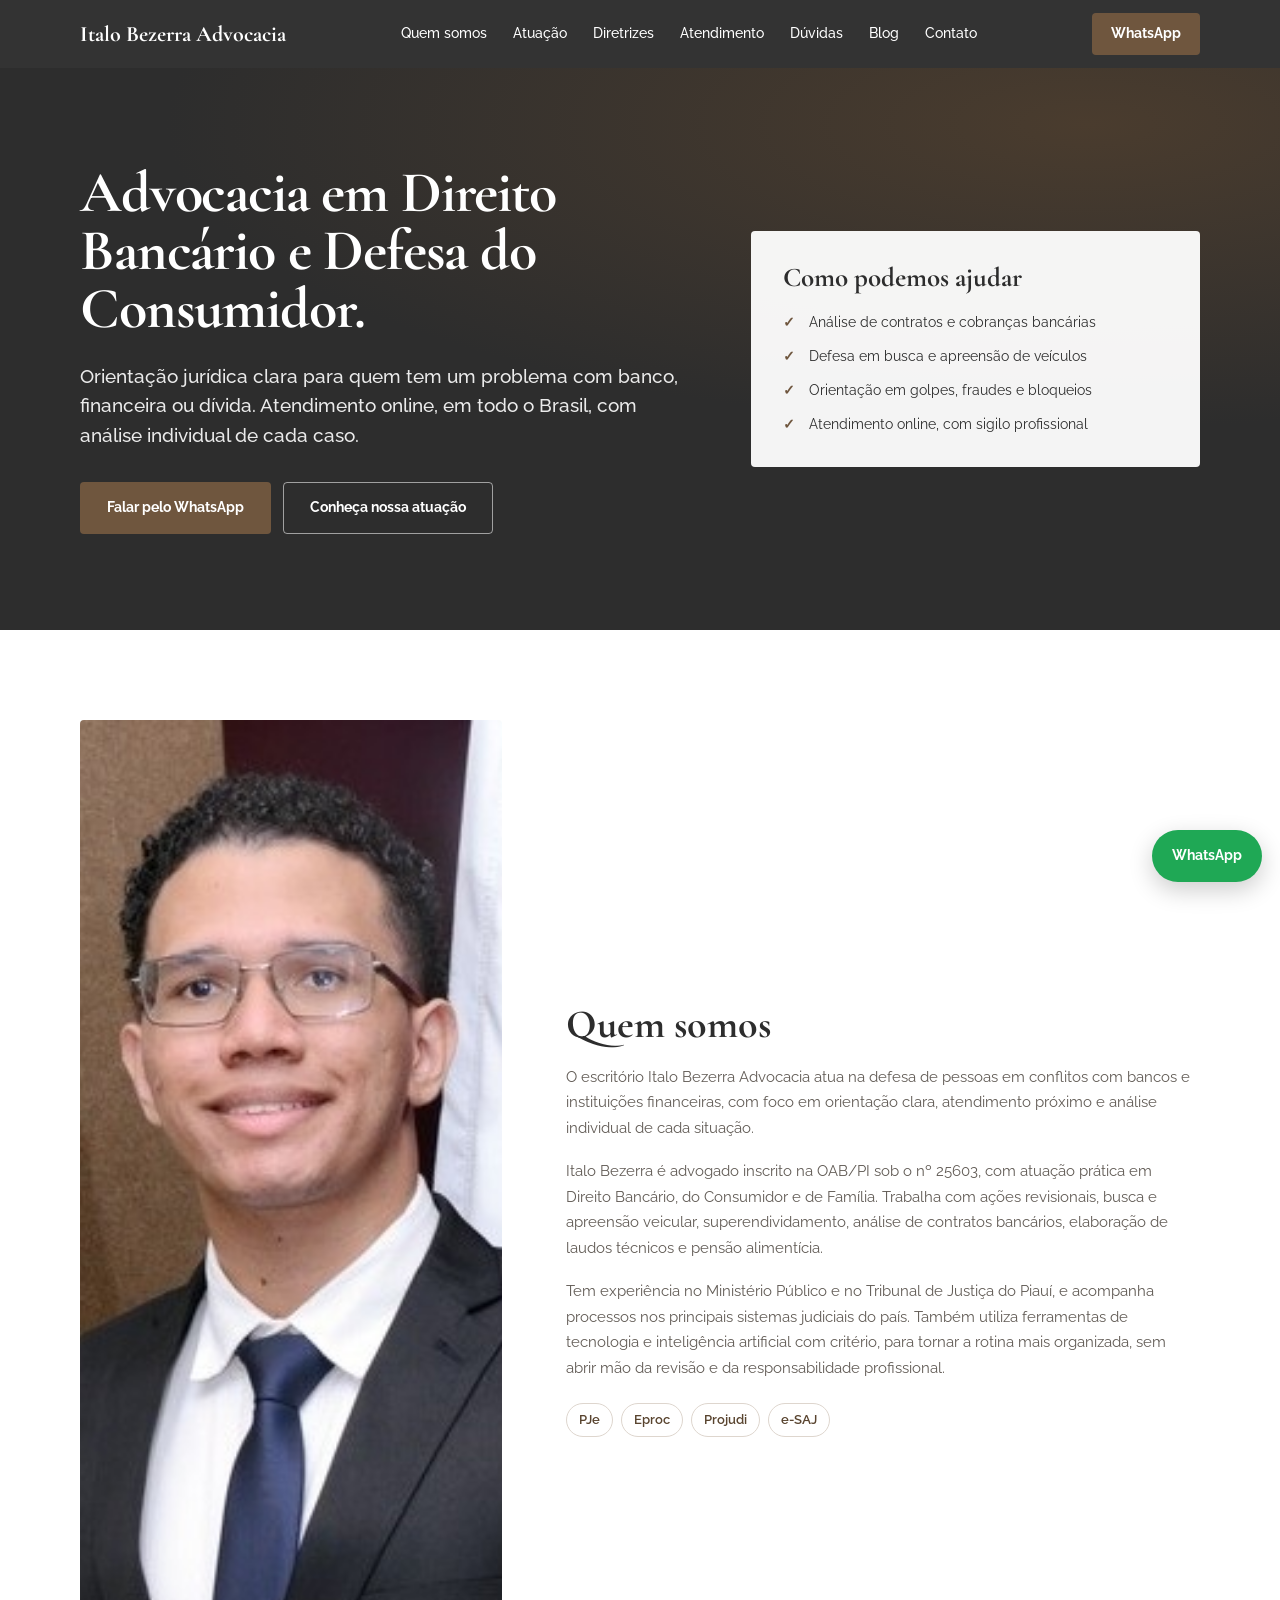
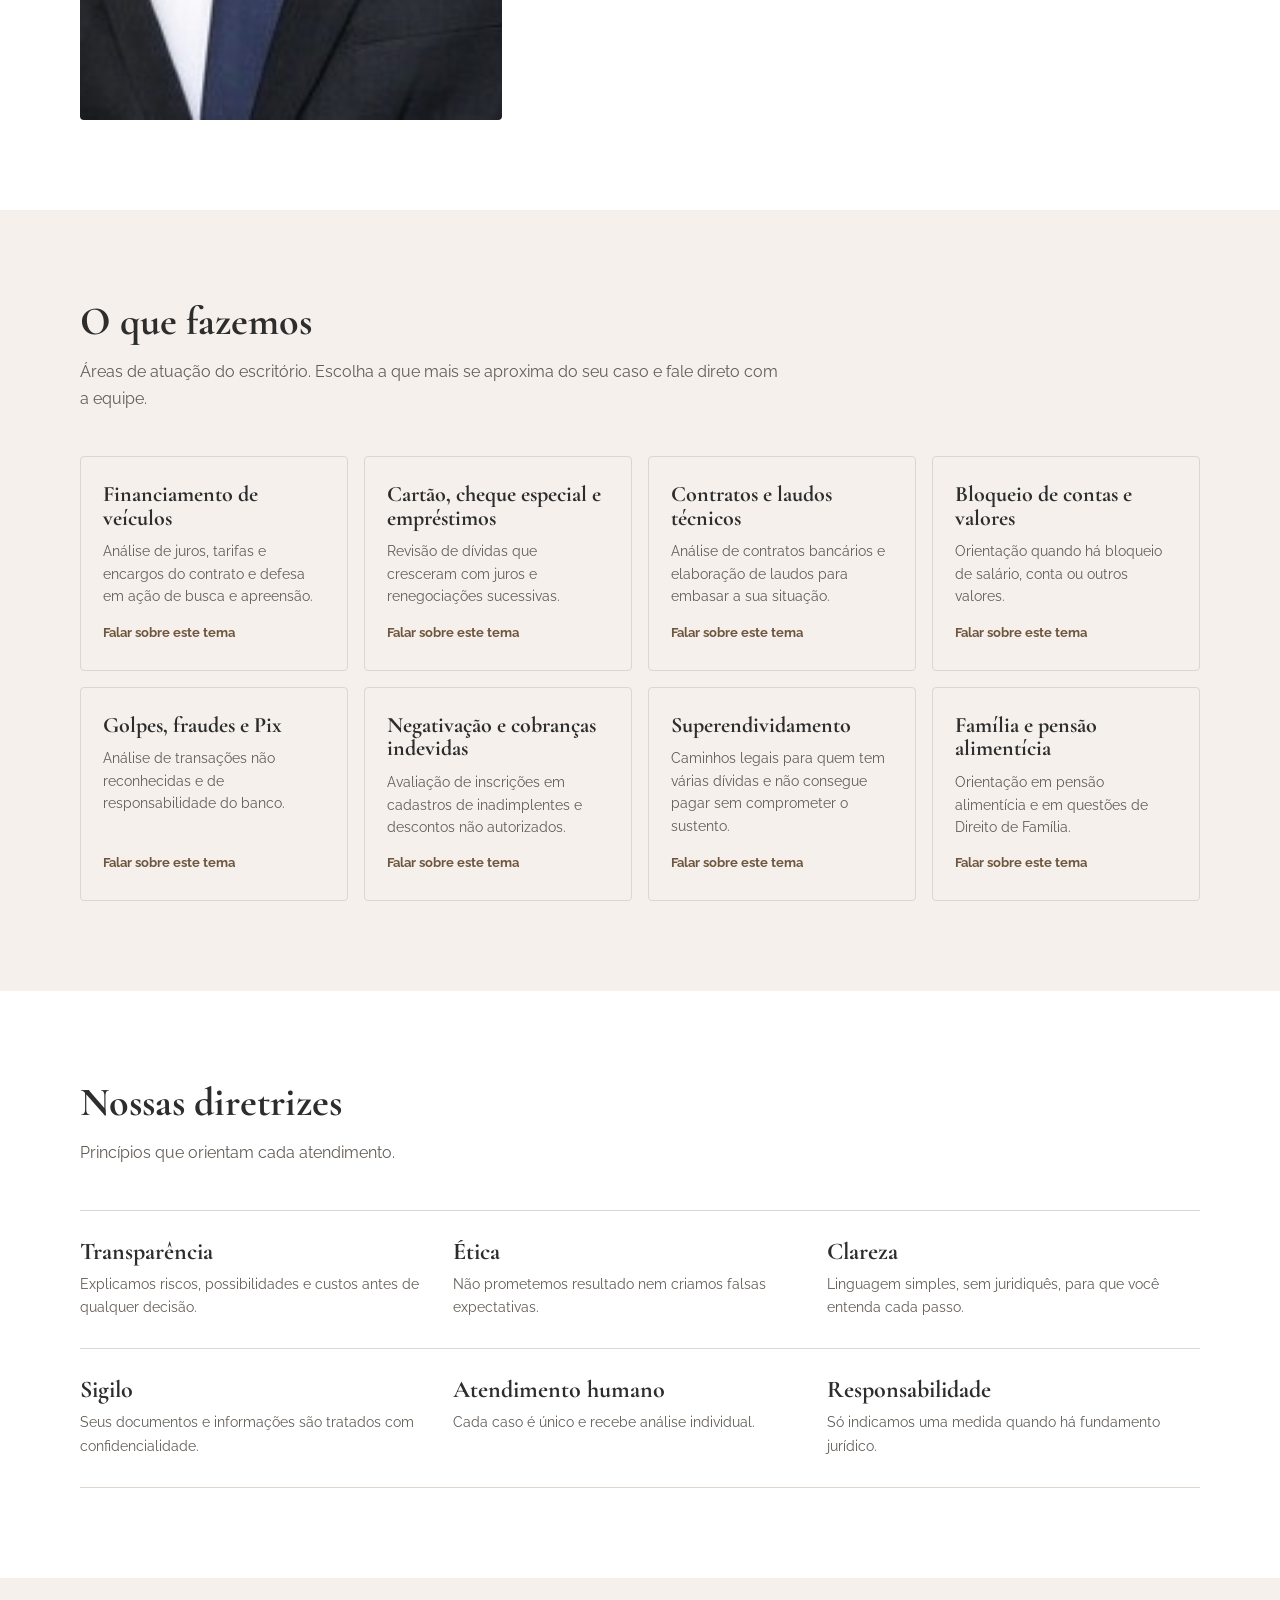
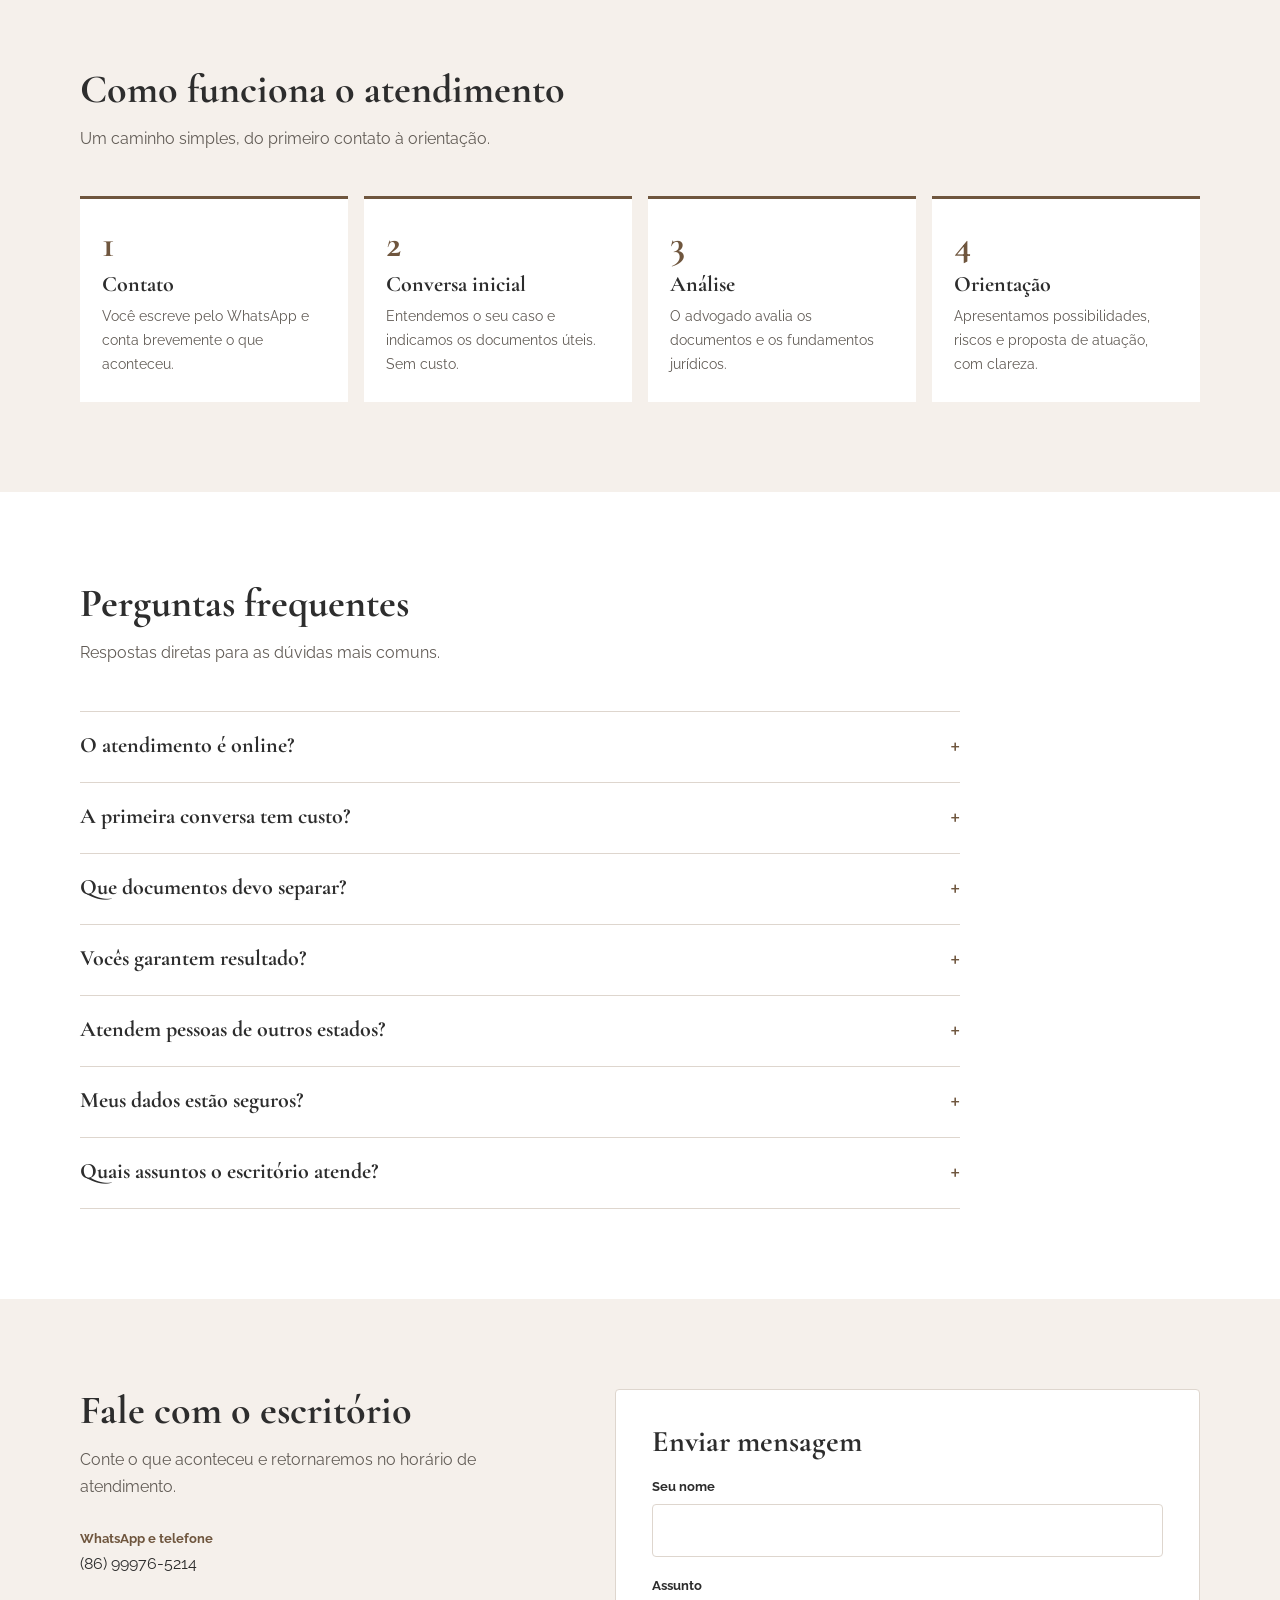
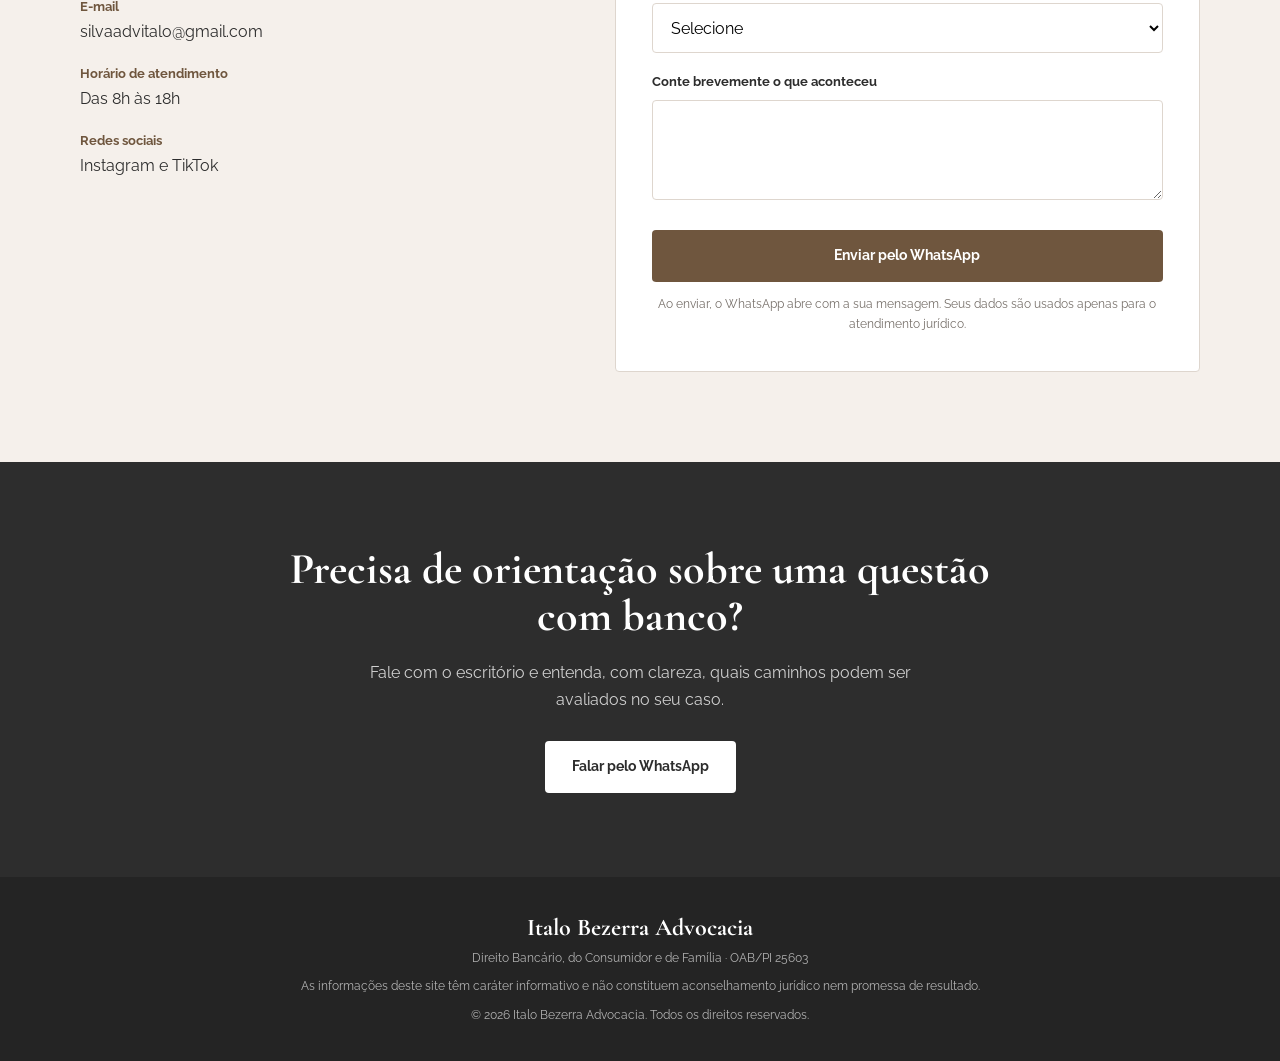
<file: index.html>
<!DOCTYPE html>
<html lang="pt-BR">
<head>
<meta charset="UTF-8">
<meta name="viewport" content="width=device-width, initial-scale=1.0, viewport-fit=cover">
<meta name="theme-color" content="#2D2D2D">
<title>Italo Bezerra Advocacia | Direito Bancário e do Consumidor</title>
<meta name="description" content="Advocacia em Direito Bancário, do Consumidor e de Família. Atendimento online em todo o Brasil, com orientação clara e análise individual de cada caso.">
<meta property="og:title" content="Italo Bezerra Advocacia">
<meta property="og:description" content="Direito Bancário, do Consumidor e de Família. Atendimento online em todo o Brasil.">
<meta property="og:type" content="website">
<link rel="preconnect" href="https://fonts.googleapis.com">
<link rel="preconnect" href="https://fonts.gstatic.com" crossorigin>
<link href="https://fonts.googleapis.com/css2?family=Cormorant+Garamond:wght@700;900&family=Raleway:wght@400;500;600;700&display=swap" rel="stylesheet">
<script>
(function(w,d,s,l,i){w[l]=w[l]||[];w[l].push({'gtm.start':new Date().getTime(),event:'gtm.js'});var f=d.getElementsByTagName(s)[0],j=d.createElement(s),dl=l!='dataLayer'?'&l='+l:'';j.async=true;j.src='https://www.googletagmanager.com/gtm.js?id='+i+dl;f.parentNode.insertBefore(j,f);})(window,document,'script','dataLayer','GTM-WGFQX7LF');
</script>
<script type="application/ld+json">
{"@context":"https://schema.org","@type":"LegalService","name":"Italo Bezerra Advocacia","email":"silvaadvitalo@gmail.com","telephone":"+55-86-99976-5214","openingHours":"08:00-18:00","areaServed":"BR","sameAs":["https://www.instagram.com/italobezerraadvogado/","https://www.tiktok.com/@italobezerra.advogado"]}
</script>
<style>
:root{--p:#2D2D2D;--s:#6F563E;--bg:#F5F0EB;--w:#fff;--t:#625C56;--b:#DED6CE;--d:#59442F;--h:"Cormorant Garamond",Georgia,serif;--body:"Raleway",Arial,sans-serif;--c:min(1120px,calc(100% - 40px))}
*{box-sizing:border-box;margin:0;padding:0}
html{scroll-behavior:smooth;scroll-padding-top:76px}
body{background:var(--bg);color:var(--p);font:400 16px/1.7 var(--body);-webkit-font-smoothing:antialiased}
img{max-width:100%;display:block}a{color:inherit;text-decoration:none}
button,input,select,textarea{font:inherit}
:focus-visible{outline:3px solid var(--s);outline-offset:2px}
.c{width:var(--c);margin:0 auto}
.sec{padding:90px 0}
.alt{background:var(--w)}
h1,h2,h3{font-family:var(--h);font-weight:700;line-height:1.08;color:var(--p)}
h2{font-size:40px}
.lead{max-width:700px;margin:14px 0 44px;color:var(--t)}
.btn{display:inline-flex;align-items:center;justify-content:center;min-height:52px;padding:13px 26px;border:1px solid transparent;border-radius:4px;font-size:14px;font-weight:700;transition:transform .2s,background .2s}
.btn:hover{transform:translateY(-2px)}
.bp{background:var(--s);color:#fff}.bp:hover{background:var(--d)}
.bo{border-color:rgba(255,255,255,.55);color:#fff}.bo:hover{background:rgba(255,255,255,.12)}
.bl{background:#fff;color:var(--p)}

/* menu */
.nav{position:sticky;top:0;z-index:40;background:rgba(45,45,45,.97);color:#fff}
.nav .c{display:flex;align-items:center;justify-content:space-between;min-height:68px;gap:20px}
.logo{font:700 22px var(--h);white-space:nowrap}
.nav ul{display:flex;gap:26px;list-style:none;font-size:14px;font-weight:500}
.nav ul a:hover{color:#D8C5B2}
.nav .btn{min-height:42px;padding:8px 18px}

/* hero */
.hero{background:radial-gradient(120% 90% at 85% 10%,#4a3c2e 0%,var(--p) 60%);color:#fff;padding:96px 0}
.hero .c{display:grid;grid-template-columns:1.15fr .85fr;gap:64px;align-items:center}
.hero h1{color:#fff;font-size:58px;font-weight:900;line-height:1;letter-spacing:-.02em}
.hero p.sub{max-width:600px;margin-top:24px;font-size:19px;font-weight:500;line-height:1.55;color:rgba(255,255,255,.9)}
.acts{display:flex;flex-wrap:wrap;gap:12px;margin-top:32px}
.card-h{padding:32px;border-radius:4px;background:rgba(255,255,255,.95);color:var(--p)}
.card-h h2{font-size:27px}
.card-h ul{display:grid;gap:13px;margin-top:20px;list-style:none}
.card-h li{position:relative;padding-left:26px;font-size:14px;line-height:1.5}
.card-h li:before{content:"✓";position:absolute;left:0;color:var(--s);font-weight:700}

/* quem somos */
.about{display:grid;grid-template-columns:.8fr 1.2fr;gap:64px;align-items:center}
.about img{width:100%;aspect-ratio:4/5;object-fit:cover;border-radius:4px;background:var(--b)}
.about p{margin-top:18px;color:var(--t);font-size:15px}
.tags{display:flex;flex-wrap:wrap;gap:8px;margin-top:22px}
.tags span{padding:5px 12px;border:1px solid var(--b);border-radius:40px;font-size:13px;font-weight:600;color:var(--d)}

/* áreas */
.grid{display:grid;grid-template-columns:repeat(4,1fr);gap:16px}
.area{display:flex;flex-direction:column;min-height:200px;padding:26px 22px;border:1px solid var(--b);border-radius:4px;background:var(--bg)}
.area h3{font-size:22px}
.area p{margin-top:10px;color:var(--t);font-size:14px;line-height:1.6;flex:1}
.area span{margin-top:14px;color:var(--s);font-size:13px;font-weight:700}
.area:hover span{text-decoration:underline}

/* diretrizes */
.dir{display:grid;grid-template-columns:repeat(3,1fr);gap:0;border-top:1px solid var(--b)}
.dir div{padding:28px 28px 28px 0;border-bottom:1px solid var(--b)}
.dir h3{font-size:24px}
.dir p{margin-top:8px;color:var(--t);font-size:14px}

/* passos */
.steps{display:grid;grid-template-columns:repeat(4,1fr);gap:16px;list-style:none;counter-reset:s}
.steps li{counter-increment:s;padding:26px 22px;border-top:3px solid var(--s);background:var(--w)}
.steps li:before{content:counter(s);display:block;font:900 38px/1 var(--h);color:var(--s)}
.steps h3{margin-top:10px;font-size:22px}
.steps p{margin-top:8px;color:var(--t);font-size:14px}

/* faq */
.faq{max-width:880px;border-top:1px solid var(--b)}
details{border-bottom:1px solid var(--b)}
summary{display:flex;justify-content:space-between;gap:20px;padding:20px 0;cursor:pointer;list-style:none;font:700 22px/1.2 var(--h)}
summary::-webkit-details-marker{display:none}
summary:after{content:"+";color:var(--s);font:400 25px var(--body)}
details[open] summary:after{content:"−"}
details p{padding:0 40px 22px 0;color:var(--t);font-size:15px}

/* contato */
.ct{display:grid;grid-template-columns:.9fr 1.1fr;gap:56px;align-items:start}
.info{display:grid;gap:18px;margin-top:28px;list-style:none}
.info b{display:block;font-size:13px;color:var(--s)}
.info a:hover{text-decoration:underline}
form{padding:36px;border:1px solid var(--b);border-radius:4px;background:var(--w)}
form h3{font-size:30px}
.f{margin-top:18px}
.f label{display:block;margin-bottom:6px;font-size:13px;font-weight:700}
.f input,.f select,.f textarea{width:100%;min-height:50px;padding:12px 14px;border:1px solid var(--b);border-radius:4px;background:#fff;font-size:15px}
.f textarea{min-height:100px;resize:vertical}
form .btn{width:100%;margin-top:22px}
.note{margin-top:12px;font-size:12px;color:#77706A;text-align:center}

/* final + rodapé */
.end{padding:84px 0;background:var(--p);color:#fff;text-align:center}
.end h2{max-width:720px;margin:0 auto;color:#fff;font-size:44px;font-weight:900}
.end p{max-width:600px;margin:18px auto 28px;color:rgba(255,255,255,.78)}
footer{padding:36px 0;background:#242424;color:rgba(255,255,255,.65);text-align:center;font-size:12px}
footer .logo{display:block;margin-bottom:6px;color:#fff;font-size:24px}
footer a{text-decoration:underline}
footer p+p{margin-top:8px;max-width:720px;margin-inline:auto}
.wa{position:fixed;right:18px;bottom:18px;z-index:50;display:flex;align-items:center;min-height:52px;padding:0 20px;border-radius:40px;background:#1FA855;color:#fff;font-size:14px;font-weight:700;box-shadow:0 8px 24px rgba(0,0,0,.2)}

.menu-btn{display:none;align-items:center;min-height:42px;padding:8px 16px;border:1px solid rgba(255,255,255,.4);border-radius:4px;background:transparent;color:#fff;font-size:14px;font-weight:600}
html{-webkit-text-size-adjust:100%}
body{overflow-x:clip}
a,button{-webkit-tap-highlight-color:transparent}
.f input,.f select,.f textarea{font-size:16px}
@media(hover:none){.btn:hover{transform:none}}
@media(max-width:1000px){
.hero .c,.about,.ct{grid-template-columns:1fr;gap:40px}
.grid,.steps{grid-template-columns:repeat(2,1fr)}
.dir{grid-template-columns:1fr 1fr}
.nav ul{display:none}.menu-btn{display:inline-flex}.nav.open ul{display:flex;flex-direction:column;position:absolute;top:100%;left:0;right:0;gap:0;padding:6px 20px 14px;background:#2D2D2D;border-top:1px solid rgba(255,255,255,.12);box-shadow:0 14px 24px rgba(0,0,0,.25)}.nav.open ul a{display:block;padding:14px 0;border-bottom:1px solid rgba(255,255,255,.1);font-size:16px}
.about img{max-width:460px}
}
@media(max-width:620px){
.sec{padding:66px 0}
.hero{padding:64px 0}.hero h1{font-size:41px}.hero p.sub{font-size:17px}
h2{font-size:33px}.end h2{font-size:34px}
.grid,.steps,.dir{grid-template-columns:1fr}
form{padding:26px 20px}
summary{font-size:20px}
.logo{font-size:19px}
.sec{padding:66px 0}
html{scroll-padding-top:64px}
.nav .c{min-height:60px;gap:10px}
.nav .wpp{display:none}
.lead{margin-bottom:32px}
.acts .btn{width:100%}
.card-h{padding:24px}
.area{min-height:0}
.dir div{padding-right:0}
details p{padding-right:0}
summary{padding:18px 0}
.info a{display:inline-block;padding:4px 0}
.end{padding:64px 0}
footer{padding-bottom:96px}
.wa{right:14px;bottom:calc(14px + env(safe-area-inset-bottom,0px));min-height:50px}
}
@media(prefers-reduced-motion:reduce){html{scroll-behavior:auto}*{transition:none!important}}
</style>
</head>
<body>
<noscript><iframe src="https://www.googletagmanager.com/ns.html?id=GTM-WGFQX7LF" height="0" width="0" style="display:none;visibility:hidden" title="Google Tag Manager"></iframe></noscript>

<header class="nav">
  <div class="c">
    <a class="logo" href="#inicio">Italo Bezerra Advocacia</a>
    <nav aria-label="Principal">
      <ul id="menu">
        <li><a href="#quem-somos">Quem somos</a></li>
        <li><a href="#atuacao">Atuação</a></li>
        <li><a href="#diretrizes">Diretrizes</a></li>
        <li><a href="#atendimento">Atendimento</a></li>
        <li><a href="#faq">Dúvidas</a></li>
        <li><a href="https://www.italobezerraadvogado.com.br/blog/">Blog</a></li>
        <li><a href="#contato">Contato</a></li>
      </ul>
    </nav>
    <button class="menu-btn" type="button" aria-controls="menu" aria-expanded="false">Menu</button>
    <a class="btn bp wpp" href="https://wa.me/5586999765214" target="_blank" rel="noopener noreferrer">WhatsApp</a>
  </div>
</header>

<main id="inicio">

<section class="hero">
  <div class="c">
    <div>
      <h1>Advocacia em Direito Bancário e Defesa do Consumidor.</h1>
      <p class="sub">Orientação jurídica clara para quem tem um problema com banco, financeira ou dívida. Atendimento online, em todo o Brasil, com análise individual de cada caso.</p>
      <div class="acts">
        <a class="btn bp wpp" href="https://wa.me/5586999765214" target="_blank" rel="noopener noreferrer">Falar pelo WhatsApp</a>
        <a class="btn bo" href="#atuacao">Conheça nossa atuação</a>
      </div>
    </div>
    <aside class="card-h">
      <h2>Como podemos ajudar</h2>
      <ul>
        <li>Análise de contratos e cobranças bancárias</li>
        <li>Defesa em busca e apreensão de veículos</li>
        <li>Orientação em golpes, fraudes e bloqueios</li>
        <li>Atendimento online, com sigilo profissional</li>
      </ul>
    </aside>
  </div>
</section>

<section class="sec alt" id="quem-somos">
  <div class="c about">
    <img src="./lawyer-hero.jpg" alt="Italo Bezerra, advogado" width="800" height="1000" loading="lazy" decoding="async">
    <div>
      <h2>Quem somos</h2>
      <p>O escritório Italo Bezerra Advocacia atua na defesa de pessoas em conflitos com bancos e instituições financeiras, com foco em orientação clara, atendimento próximo e análise individual de cada situação.</p>
      <p>Italo Bezerra é advogado inscrito na OAB/PI sob o nº 25603, com atuação prática em Direito Bancário, do Consumidor e de Família. Trabalha com ações revisionais, busca e apreensão veicular, superendividamento, análise de contratos bancários, elaboração de laudos técnicos e pensão alimentícia.</p>
      <p>Tem experiência no Ministério Público e no Tribunal de Justiça do Piauí, e acompanha processos nos principais sistemas judiciais do país. Também utiliza ferramentas de tecnologia e inteligência artificial com critério, para tornar a rotina mais organizada, sem abrir mão da revisão e da responsabilidade profissional.</p>
      <div class="tags" aria-label="Sistemas processuais">
        <span>PJe</span><span>Eproc</span><span>Projudi</span><span>e-SAJ</span>
      </div>
    </div>
  </div>
</section>

<section class="sec" id="atuacao">
  <div class="c">
    <h2>O que fazemos</h2>
    <p class="lead">Áreas de atuação do escritório. Escolha a que mais se aproxima do seu caso e fale direto com a equipe.</p>
    <div class="grid">
      <a class="area" href="https://www.italobezerraadvogado.com.br/financiamento/"><h3>Financiamento de veículos</h3><p>Análise de juros, tarifas e encargos do contrato e defesa em ação de busca e apreensão.</p><span>Falar sobre este tema</span></a>
      <a class="area" href="https://wa.me/5586999765214" data-t="cartão de crédito, cheque especial ou empréstimo"><h3>Cartão, cheque especial e empréstimos</h3><p>Revisão de dívidas que cresceram com juros e renegociações sucessivas.</p><span>Falar sobre este tema</span></a>
      <a class="area" href="https://wa.me/5586999765214" data-t="análise de contrato bancário ou laudo técnico"><h3>Contratos e laudos técnicos</h3><p>Análise de contratos bancários e elaboração de laudos para embasar a sua situação.</p><span>Falar sobre este tema</span></a>
      <a class="area" href="https://wa.me/5586999765214" data-t="bloqueio de conta ou de valores"><h3>Bloqueio de contas e valores</h3><p>Orientação quando há bloqueio de salário, conta ou outros valores.</p><span>Falar sobre este tema</span></a>
      <a class="area" href="https://wa.me/5586999765214" data-t="golpe, fraude ou Pix"><h3>Golpes, fraudes e Pix</h3><p>Análise de transações não reconhecidas e de responsabilidade do banco.</p><span>Falar sobre este tema</span></a>
      <a class="area" href="https://wa.me/5586999765214" data-t="negativação ou cobrança indevida"><h3>Negativação e cobranças indevidas</h3><p>Avaliação de inscrições em cadastros de inadimplentes e descontos não autorizados.</p><span>Falar sobre este tema</span></a>
      <a class="area" href="https://wa.me/5586999765214" data-t="superendividamento"><h3>Superendividamento</h3><p>Caminhos legais para quem tem várias dívidas e não consegue pagar sem comprometer o sustento.</p><span>Falar sobre este tema</span></a>
      <a class="area" href="https://wa.me/5586999765214" data-t="pensão alimentícia ou questão de família"><h3>Família e pensão alimentícia</h3><p>Orientação em pensão alimentícia e em questões de Direito de Família.</p><span>Falar sobre este tema</span></a>
    </div>
  </div>
</section>

<section class="sec alt" id="diretrizes">
  <div class="c">
    <h2>Nossas diretrizes</h2>
    <p class="lead">Princípios que orientam cada atendimento.</p>
    <div class="dir">
      <div><h3>Transparência</h3><p>Explicamos riscos, possibilidades e custos antes de qualquer decisão.</p></div>
      <div><h3>Ética</h3><p>Não prometemos resultado nem criamos falsas expectativas.</p></div>
      <div><h3>Clareza</h3><p>Linguagem simples, sem juridiquês, para que você entenda cada passo.</p></div>
      <div><h3>Sigilo</h3><p>Seus documentos e informações são tratados com confidencialidade.</p></div>
      <div><h3>Atendimento humano</h3><p>Cada caso é único e recebe análise individual.</p></div>
      <div><h3>Responsabilidade</h3><p>Só indicamos uma medida quando há fundamento jurídico.</p></div>
    </div>
  </div>
</section>

<section class="sec" id="atendimento">
  <div class="c">
    <h2>Como funciona o atendimento</h2>
    <p class="lead">Um caminho simples, do primeiro contato à orientação.</p>
    <ol class="steps">
      <li><h3>Contato</h3><p>Você escreve pelo WhatsApp e conta brevemente o que aconteceu.</p></li>
      <li><h3>Conversa inicial</h3><p>Entendemos o seu caso e indicamos os documentos úteis. Sem custo.</p></li>
      <li><h3>Análise</h3><p>O advogado avalia os documentos e os fundamentos jurídicos.</p></li>
      <li><h3>Orientação</h3><p>Apresentamos possibilidades, riscos e proposta de atuação, com clareza.</p></li>
    </ol>
  </div>
</section>

<section class="sec alt" id="faq">
  <div class="c">
    <h2>Perguntas frequentes</h2>
    <p class="lead">Respostas diretas para as dúvidas mais comuns.</p>
    <div class="faq">
      <details><summary>O atendimento é online?</summary><p>Sim. O atendimento é feito por WhatsApp, telefone e videochamada, e o escritório atende pessoas de todo o Brasil.</p></details>
      <details><summary>A primeira conversa tem custo?</summary><p>Não. A conversa inicial serve para entender o seu caso e explicar como o escritório pode ajudar. Os honorários, quando houver contratação, são apresentados com clareza antes de qualquer decisão.</p></details>
      <details><summary>Que documentos devo separar?</summary><p>Depende do caso. Em geral, ajudam o contrato, comprovantes de pagamento, extratos, faturas, notificações e qualquer cobrança recebida. Se você não tiver algum deles, o advogado orienta como obtê-lo.</p></details>
      <details><summary>Vocês garantem resultado?</summary><p>Não. Nenhum advogado pode garantir o resultado de um processo, que depende dos fatos, das provas e da decisão do Judiciário. O que oferecemos é análise séria, explicação dos riscos e atuação dedicada.</p></details>
      <details><summary>Atendem pessoas de outros estados?</summary><p>Sim. O escritório acompanha processos por sistemas eletrônicos, como PJe, Eproc, Projudi e e-SAJ, e atende online em todo o Brasil.</p></details>
      <details><summary>Meus dados estão seguros?</summary><p>Seus dados e documentos são usados apenas para o atendimento jurídico e protegidos pelo sigilo profissional. Não pedimos senhas, códigos de verificação nem dados de acesso a banco.</p></details>
      <details><summary>Quais assuntos o escritório atende?</summary><p>Direito Bancário, do Consumidor e de Família: financiamentos, cartões, empréstimos, busca e apreensão, bloqueios, fraudes, cobranças indevidas, superendividamento e pensão alimentícia.</p></details>
    </div>
  </div>
</section>

<section class="sec" id="contato">
  <div class="c ct">
    <div>
      <h2>Fale com o escritório</h2>
      <p class="lead" style="margin-bottom:0">Conte o que aconteceu e retornaremos no horário de atendimento.</p>
      <ul class="info">
        <li><b>WhatsApp e telefone</b><a href="https://wa.me/5586999765214" target="_blank" rel="noopener noreferrer">(86) 99976-5214</a></li>
        <li><b>E-mail</b><a href="mailto:silvaadvitalo@gmail.com">silvaadvitalo@gmail.com</a></li>
        <li><b>Horário de atendimento</b>Das 8h às 18h</li>
        <li><b>Redes sociais</b><a href="https://www.instagram.com/italobezerraadvogado/" target="_blank" rel="noopener noreferrer">Instagram</a> e <a href="https://www.tiktok.com/@italobezerra.advogado" target="_blank" rel="noopener noreferrer">TikTok</a></li>
      </ul>
    </div>
    <form id="contatoForm">
      <h3>Enviar mensagem</h3>
      <div class="f"><label for="nome">Seu nome</label><input id="nome" name="nome" autocomplete="name" required></div>
      <div class="f"><label for="assunto">Assunto</label>
        <select id="assunto" name="assunto" required>
          <option value="">Selecione</option>
          <option>Financiamento de veículos</option>
          <option>Busca e apreensão</option>
          <option>Cartão, cheque especial ou empréstimo</option>
          <option>Contratos e laudos técnicos</option>
          <option>Bloqueio de contas e valores</option>
          <option>Golpes, fraudes e Pix</option>
          <option>Negativação e cobranças indevidas</option>
          <option>Superendividamento</option>
          <option>Família e pensão alimentícia</option>
          <option>Outro assunto</option>
        </select></div>
      <div class="f"><label for="msg">Conte brevemente o que aconteceu</label><textarea id="msg" name="msg"></textarea></div>
      <button class="btn bp" type="submit">Enviar pelo WhatsApp</button>
      <p class="note">Ao enviar, o WhatsApp abre com a sua mensagem. Seus dados são usados apenas para o atendimento jurídico.</p>
    </form>
  </div>
</section>

<section class="end">
  <div class="c">
    <h2>Precisa de orientação sobre uma questão com banco?</h2>
    <p>Fale com o escritório e entenda, com clareza, quais caminhos podem ser avaliados no seu caso.</p>
    <a class="btn bl wpp" href="https://wa.me/5586999765214" target="_blank" rel="noopener noreferrer">Falar pelo WhatsApp</a>
  </div>
</section>

</main>

<footer>
  <div class="c">
    <span class="logo">Italo Bezerra Advocacia</span>
    <p>Direito Bancário, do Consumidor e de Família · OAB/PI 25603</p>
    <p>As informações deste site têm caráter informativo e não constituem aconselhamento jurídico nem promessa de resultado.</p>
    <p>© <span id="ano"></span> Italo Bezerra Advocacia. Todos os direitos reservados.</p>
  </div>
</footer>

<a class="wa wpp" href="https://wa.me/5586999765214" target="_blank" rel="noopener noreferrer" aria-label="Falar com Italo Bezerra pelo WhatsApp">WhatsApp</a>

<script>
var NUM="5586999765214";
document.getElementById("ano").textContent=new Date().getFullYear();

// Cartões de atuação: abrem o WhatsApp com o tema já preenchido
document.querySelectorAll(".area[data-t]").forEach(function(a){
  var t="Olá! Gostaria de informações sobre "+a.dataset.t+".";
  a.href="https://wa.me/"+NUM+"?text="+encodeURIComponent(t);
  a.target="_blank";a.rel="noopener noreferrer";
});

// Formulário → WhatsApp
document.getElementById("contatoForm").addEventListener("submit",function(e){
  e.preventDefault();
  var f=e.target,m="Olá! Meu nome é "+f.nome.value.trim()+".\nAssunto: "+f.assunto.value+"."+(f.msg.value.trim()?"\n\n"+f.msg.value.trim():"");
  window.open("https://wa.me/"+NUM+"?text="+encodeURIComponent(m),"_blank","noopener,noreferrer");
});

// Menu móvel
var nv=document.querySelector(".nav"),mb=document.querySelector(".menu-btn");
function fecha(){nv.classList.remove("open");mb.setAttribute("aria-expanded","false")}
mb.addEventListener("click",function(){mb.setAttribute("aria-expanded",nv.classList.toggle("open"))});
nv.querySelectorAll("ul a").forEach(function(a){a.addEventListener("click",fecha)});
document.addEventListener("keydown",function(e){if(e.key==="Escape")fecha()});
window.addEventListener("resize",function(){if(innerWidth>1000)fecha()});

// Evento de conversão no GTM para cliques em WhatsApp
document.querySelectorAll(".wpp").forEach(function(a){
  a.addEventListener("click",function(){
    window.dataLayer=window.dataLayer||[];
    window.dataLayer.push({event:"clique_whatsapp",local:a.className.indexOf("wa")>-1?"flutuante":"pagina"});
  });
});
</script>
</body>
</html>
</file>
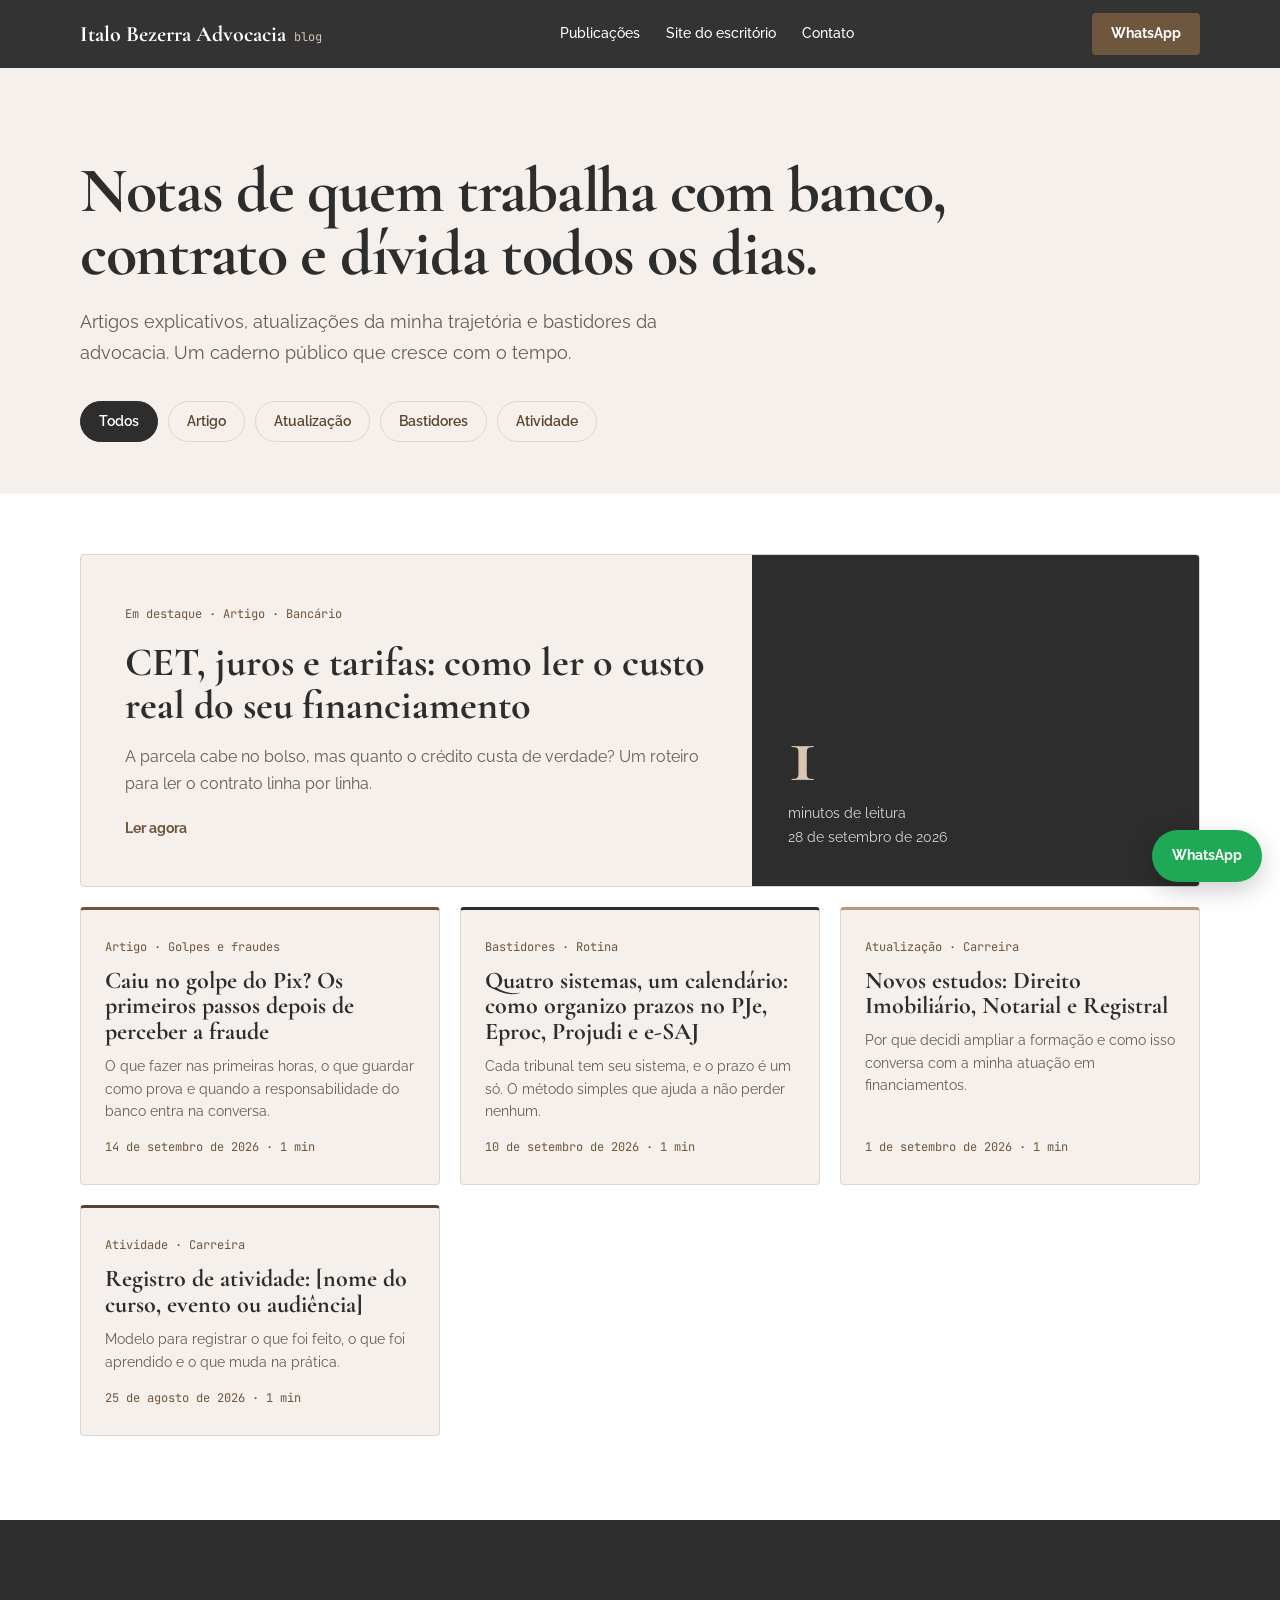
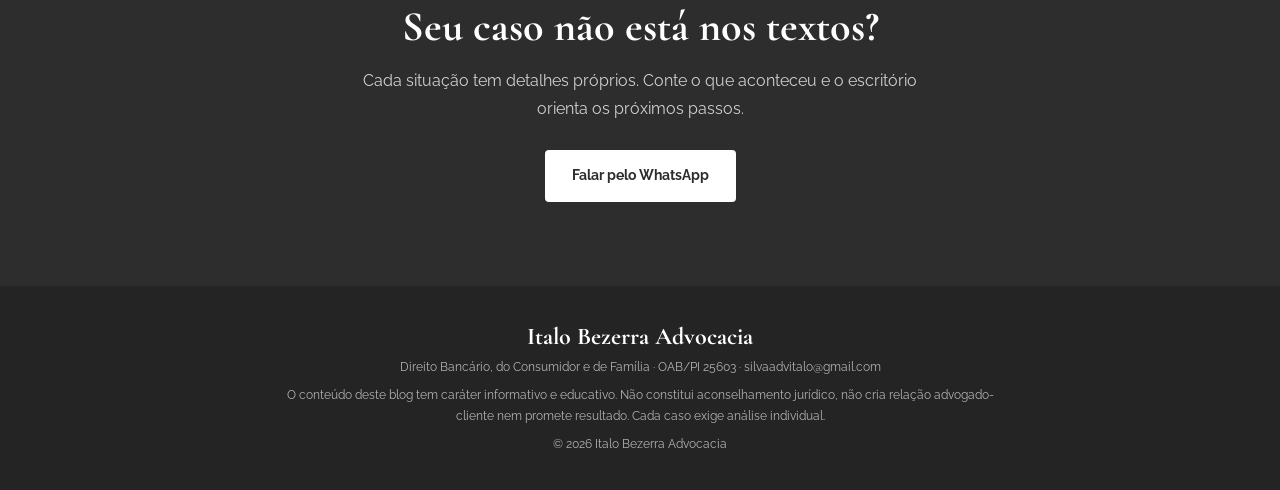
<file: blog/index.html>
<!DOCTYPE html>
<html lang="pt-BR">
<head>
<meta charset="UTF-8">
<meta name="viewport" content="width=device-width, initial-scale=1.0, viewport-fit=cover">
<meta name="theme-color" content="#2D2D2D">
<title>Blog | Italo Bezerra Advocacia</title>
<meta name="description" content="Artigos, atualizações profissionais e bastidores da advocacia em Direito Bancário, do Consumidor e de Família, em linguagem simples.">
<meta property="og:title" content="Blog | Italo Bezerra Advocacia">
<meta property="og:type" content="website">
<link rel="preconnect" href="https://fonts.googleapis.com">
<link rel="preconnect" href="https://fonts.gstatic.com" crossorigin>
<link href="https://fonts.googleapis.com/css2?family=Cormorant+Garamond:wght@700;900&family=JetBrains+Mono:wght@400&family=Raleway:wght@400;500;600;700&display=swap" rel="stylesheet">
<script>
(function(w,d,s,l,i){w[l]=w[l]||[];w[l].push({'gtm.start':new Date().getTime(),event:'gtm.js'});var f=d.getElementsByTagName(s)[0],j=d.createElement(s),dl=l!='dataLayer'?'&l='+l:'';j.async=true;j.src='https://www.googletagmanager.com/gtm.js?id='+i+dl;f.parentNode.insertBefore(j,f);})(window,document,'script','dataLayer','GTM-WGFQX7LF');
</script>
<style>
:root{--p:#2D2D2D;--s:#6F563E;--bg:#F5F0EB;--w:#fff;--t:#625C56;--b:#DED6CE;--d:#59442F;--soft:#E9E0D7;--h:"Cormorant Garamond",Georgia,serif;--body:"Raleway",Arial,sans-serif;--m:"JetBrains Mono",monospace;--c:min(1120px,calc(100% - 40px))}
*{box-sizing:border-box;margin:0;padding:0}
html{scroll-behavior:smooth;scroll-padding-top:76px}
body{background:var(--bg);color:var(--p);font:400 16px/1.7 var(--body);-webkit-font-smoothing:antialiased}
img{max-width:100%;display:block}a{color:inherit;text-decoration:none}button{font:inherit;cursor:pointer}
:focus-visible{outline:3px solid var(--s);outline-offset:2px}
.c{width:var(--c);margin:0 auto}.sec{padding:60px 0 84px;background:var(--w)}
h1,h2,h3{font-family:var(--h);font-weight:700;line-height:1.08}h2{font-size:38px}
.btn{display:inline-flex;align-items:center;justify-content:center;min-height:52px;padding:13px 26px;border:1px solid transparent;border-radius:4px;font-size:14px;font-weight:700;transition:transform .2s,background .2s}
.btn:hover{transform:translateY(-2px)}.bp{background:var(--s);color:#fff}.bp:hover{background:var(--d)}.bl{background:#fff;color:var(--p)}
.meta{font:400 12px/1.5 var(--m);color:var(--s)}
.nav{position:sticky;top:0;z-index:40;background:rgba(45,45,45,.97);color:#fff}
.nav .c{display:flex;align-items:center;justify-content:space-between;min-height:68px;gap:20px}
.logo{font:700 22px var(--h);white-space:nowrap}.logo small{margin-left:8px;font:400 12px var(--m);color:#D8C5B2}
.nav ul{display:flex;gap:26px;list-style:none;font-size:14px;font-weight:500}.nav ul a:hover{color:#D8C5B2}
.nav .btn{min-height:42px;padding:8px 18px}
.bh{padding:92px 0 52px}
.bh h1{max-width:880px;font-size:64px;font-weight:900;line-height:.98;letter-spacing:-.02em}
.bh p{max-width:620px;margin-top:22px;color:var(--t);font-size:18px}
.chips{display:flex;flex-wrap:wrap;gap:10px;margin-top:32px}
.chips button{padding:8px 18px;border:1px solid var(--b);border-radius:40px;background:transparent;color:var(--d);font-size:14px;font-weight:600}
.chips button[aria-pressed=true]{background:var(--p);border-color:var(--p);color:#fff}
.feat{display:grid;grid-template-columns:1.2fr .8fr;border:1px solid var(--b);border-radius:4px;background:var(--bg);overflow:hidden}
.feat .tx{padding:44px}.feat h2{margin-top:14px;font-size:40px}.feat p{margin-top:16px;color:var(--t)}
.feat .side{display:flex;align-items:flex-end;padding:36px;background:var(--p);color:#fff}
.feat .side b{font:900 88px/.9 var(--h);color:#D8C5B2}.feat .side span{display:block;margin-top:10px;font-size:14px;color:rgba(255,255,255,.8)}
.more{display:inline-block;margin-top:20px;color:var(--s);font-weight:700;font-size:14px}.feat:hover .more{text-decoration:underline}
.posts{display:grid;grid-template-columns:repeat(3,1fr);gap:20px;margin-top:20px}
.post{display:flex;flex-direction:column;padding:28px 24px;border:1px solid var(--b);border-top:3px solid var(--s);border-radius:4px;background:var(--bg)}
.post h3{margin-top:12px;font-size:24px}.post p{flex:1;margin-top:10px;color:var(--t);font-size:14px;line-height:1.6}.post .meta:last-child{margin-top:16px}
.post.b{border-top-color:var(--p)}.post.a{border-top-color:#B59B80}.post.x{border-top-color:var(--d)}
.vazio{grid-column:1/-1;color:var(--t)}
.end{padding:84px 0;background:var(--p);color:#fff;text-align:center}
.end h2{max-width:720px;margin:0 auto;font-size:42px;font-weight:900}.end p{max-width:600px;margin:18px auto 28px;color:rgba(255,255,255,.78)}
footer{padding:36px 0;background:#242424;color:rgba(255,255,255,.65);text-align:center;font-size:12px}
footer .logo{display:block;margin-bottom:6px;color:#fff;font-size:24px}footer p+p{margin:8px auto 0;max-width:720px}
.wa{position:fixed;right:18px;bottom:18px;z-index:50;display:flex;align-items:center;min-height:52px;padding:0 20px;border-radius:40px;background:#1FA855;color:#fff;font-size:14px;font-weight:700;box-shadow:0 8px 24px rgba(0,0,0,.2)}
/* leitura */
.art{width:min(720px,calc(100% - 40px));margin:0 auto;padding:60px 0 20px}
.back{font-size:14px;font-weight:700;color:var(--s)}.back:hover{text-decoration:underline}
.art h1{margin-top:22px;font-size:50px;font-weight:900;line-height:1.02}.art .meta{margin-top:18px}
.resumo{margin-top:22px;font:700 24px/1.35 var(--h);color:var(--d)}
.corpo{margin-top:34px;font-size:17px;line-height:1.85}
.corpo h2{margin:42px 0 12px;font-size:32px}.corpo p,.corpo ul,.corpo ol{margin-top:16px;color:#3c3834}.corpo ul,.corpo ol{padding-left:22px}.corpo li{margin-top:8px}
.call{margin-top:28px;padding:22px 24px;border-left:4px solid var(--s);border-radius:0 4px 4px 0;background:var(--soft)}
.call b{display:block;margin-bottom:4px;font:700 22px var(--h);color:var(--p)}.call p{margin:0}
.autor{display:flex;gap:18px;align-items:center;margin-top:46px;padding:22px;border:1px solid var(--b);border-radius:4px;background:var(--w)}
.autor img{width:76px;height:76px;border-radius:50%;object-fit:cover;object-position:top;background:var(--b)}
.autor p{font-size:14px;color:var(--t);line-height:1.55}.autor b{display:block;color:var(--p);font-size:15px}
.aviso{margin-top:20px;font-size:12px;color:#77706A}
.rel{padding:56px 0 76px;background:var(--w)}.rel h2{font-size:32px}
.menu-btn{display:none;align-items:center;min-height:42px;padding:8px 16px;border:1px solid rgba(255,255,255,.4);border-radius:4px;background:transparent;color:#fff;font-size:14px;font-weight:600}
html{-webkit-text-size-adjust:100%}
body{overflow-x:clip}
a,button{-webkit-tap-highlight-color:transparent}
h1,h2,h3,.corpo{overflow-wrap:break-word}
.corpo img,.corpo video,.corpo iframe{max-width:100%;height:auto;margin-top:20px;border-radius:4px}
.corpo table{display:block;max-width:100%;overflow-x:auto;margin-top:16px}
@media(hover:none){.btn:hover{transform:none}}
@media(max-width:1000px){.feat{grid-template-columns:1fr}.posts{grid-template-columns:1fr 1fr}.nav ul{display:none}.menu-btn{display:inline-flex}.nav.open ul{display:flex;flex-direction:column;position:absolute;top:100%;left:0;right:0;gap:0;padding:6px 20px 14px;background:#2D2D2D;border-top:1px solid rgba(255,255,255,.12);box-shadow:0 14px 24px rgba(0,0,0,.25)}.nav.open ul a{display:block;padding:14px 0;border-bottom:1px solid rgba(255,255,255,.1);font-size:16px}}
@media(max-width:620px){.bh{padding:64px 0 40px}.bh h1{font-size:40px}.bh p{font-size:16px}h2{font-size:31px}.feat .tx{padding:28px 22px}.feat h2{font-size:30px}.feat .side b{font-size:64px}.posts{grid-template-columns:1fr}.end h2{font-size:32px}.art h1{font-size:37px}.resumo{font-size:21px}.logo small{display:none}.autor{flex-direction:column;align-items:flex-start}
html{scroll-padding-top:64px}
.nav .c{min-height:60px;gap:10px}.nav .btn{display:none}
.chips{flex-wrap:nowrap;overflow-x:auto;margin:32px -20px 0;padding:2px 20px;scroll-snap-type:x proximity;scrollbar-width:none}
.chips::-webkit-scrollbar{display:none}
.chips button{flex:0 0 auto;min-height:44px;scroll-snap-align:start}
.sec{padding:40px 0 64px}
.post{padding:24px 20px}
.feat .side{padding:24px 22px}
.art{padding:36px 0 12px}
.back{display:inline-block;padding:8px 0}
.corpo{font-size:16.5px}.corpo h2{font-size:28px}
.call{padding:18px}
.rel{padding:44px 0 64px}
.end{padding:64px 0}
footer{padding-bottom:96px}
.wa{right:14px;bottom:calc(14px + env(safe-area-inset-bottom,0px));min-height:50px}}
@media(prefers-reduced-motion:reduce){html{scroll-behavior:auto}*{transition:none!important}}
</style>
</head>
<body>
<noscript><iframe src="https://www.googletagmanager.com/ns.html?id=GTM-WGFQX7LF" height="0" width="0" style="display:none;visibility:hidden" title="Google Tag Manager"></iframe></noscript>

<header class="nav">
  <div class="c">
    <a class="logo" href="./">Italo Bezerra Advocacia<small>blog</small></a>
    <nav aria-label="Principal"><ul id="menu"><li><a href="./">Publicações</a></li><li><a href="../">Site do escritório</a></li><li><a href="../#contato">Contato</a></li></ul></nav><button class="menu-btn" type="button" aria-controls="menu" aria-expanded="false">Menu</button>
    <a class="btn bp" href="https://wa.me/5586999765214" target="_blank" rel="noopener noreferrer">WhatsApp</a>
  </div>
</header>

<main id="app"></main>

<section class="end">
  <div class="c">
    <h2>Seu caso não está nos textos?</h2>
    <p>Cada situação tem detalhes próprios. Conte o que aconteceu e o escritório orienta os próximos passos.</p>
    <a class="btn bl" href="https://wa.me/5586999765214" target="_blank" rel="noopener noreferrer">Falar pelo WhatsApp</a>
  </div>
</section>

<footer>
  <div class="c">
    <span class="logo">Italo Bezerra Advocacia</span>
    <p>Direito Bancário, do Consumidor e de Família · OAB/PI 25603 · silvaadvitalo@gmail.com</p>
    <p>O conteúdo deste blog tem caráter informativo e educativo. Não constitui aconselhamento jurídico, não cria relação advogado-cliente nem promete resultado. Cada caso exige análise individual.</p>
    <p>© <span id="ano"></span> Italo Bezerra Advocacia</p>
  </div>
</footer>
<a class="wa" href="https://wa.me/5586999765214" target="_blank" rel="noopener noreferrer" aria-label="Falar com Italo Bezerra pelo WhatsApp">WhatsApp</a>

<script>
/* =====================================================================
   COMO PUBLICAR: copie um bloco da lista e cole no TOPO. Preencha:
   s = endereço curto, sem espaços/acentos (vira /blog/?artigo=ESSE-TEXTO)
   tipo = "Artigo", "Atualização", "Bastidores" ou "Atividade"
   tema = "Bancário", "Consumidor", "Família", "Carreira"... (livre)
   t = título · r = resumo (1-2 frases) · d = data AAAA-MM-DD
   destaque:true = aparece grande no topo (use em apenas um)
   c = texto em HTML: <p>, <h2>, <ul><li>, <div class="call"><b>Título</b><p>…</p></div>
   Os itens abaixo são EXEMPLOS: troque pelos seus textos reais.
   ===================================================================== */
var TIPOS=["Artigo","Atualização","Bastidores","Atividade"];
var POSTS=[
{s:"cet-juros-tarifas",tipo:"Artigo",tema:"Bancário",d:"2026-09-28",destaque:true,
 t:"CET, juros e tarifas: como ler o custo real do seu financiamento",
 r:"A parcela cabe no bolso, mas quanto o crédito custa de verdade? Um roteiro para ler o contrato linha por linha.",
 c:`<p>O CET (Custo Efetivo Total) reúne juros, tarifas, seguros e outros encargos em uma única taxa. Por isso, ao comparar propostas, olhe o CET e não apenas o valor da parcela.</p>
<h2>O que conferir no contrato</h2>
<ul><li>A taxa de juros mensal e anual.</li><li>Tarifas e seguros incluídos no valor financiado.</li><li>O valor total a pagar ao final do contrato.</li></ul>
<div class="call"><b>Em resumo</b><p>Parcela baixa não significa crédito barato. Compare o valor total pago.</p></div>
<p>[Continue o texto aqui.]</p>`},
{s:"golpe-do-pix-primeiros-passos",tipo:"Artigo",tema:"Golpes e fraudes",d:"2026-09-14",
 t:"Caiu no golpe do Pix? Os primeiros passos depois de perceber a fraude",
 r:"O que fazer nas primeiras horas, o que guardar como prova e quando a responsabilidade do banco entra na conversa.",
 c:`<p>O tempo conta. Nas primeiras horas, a prioridade é comunicar o banco e reunir provas.</p>
<ol><li>Acione o banco pelos canais oficiais e peça o bloqueio e a contestação da transação.</li><li>Registre um boletim de ocorrência.</li><li>Guarde comprovantes, prints de conversas e protocolos.</li></ol>
<div class="call"><b>Atenção</b><p>Os prazos para contestar variam conforme a regra vigente. Confirme-os com o seu banco.</p></div>
<p>[Continue o texto aqui.]</p>`},
{s:"quatro-sistemas-um-calendario",tipo:"Bastidores",tema:"Rotina",d:"2026-09-10",
 t:"Quatro sistemas, um calendário: como organizo prazos no PJe, Eproc, Projudi e e-SAJ",
 r:"Cada tribunal tem seu sistema, e o prazo é um só. O método simples que ajuda a não perder nenhum.",
 c:`<p>Advogar em vários tribunais significa conviver com sistemas diferentes. O risco está em tratá-los como mundos separados.</p>
<h2>O que funciona na prática</h2>
<ul><li>Um único calendário central para todos os prazos.</li><li>Conferência diária das intimações, em horário fixo.</li><li>Dupla checagem de todo prazo fatal.</li></ul>
<p>[Conte aqui a sua rotina real.]</p>`},
{s:"novos-estudos-registral",tipo:"Atualização",tema:"Carreira",d:"2026-09-01",
 t:"Novos estudos: Direito Imobiliário, Notarial e Registral",
 r:"Por que decidi ampliar a formação e como isso conversa com a minha atuação em financiamentos.",
 c:`<p>[Conte o que está estudando, por que escolheu o tema e o que pretende aplicar no dia a dia do escritório.]</p>
<div class="call"><b>Por que isso importa</b><p>[Explique a ligação com os casos de financiamento e garantias.]</p></div>`},
{s:"registro-de-atividade-modelo",tipo:"Atividade",tema:"Carreira",d:"2026-08-25",
 t:"Registro de atividade: [nome do curso, evento ou audiência]",
 r:"Modelo para registrar o que foi feito, o que foi aprendido e o que muda na prática.",
 c:`<p>[Descreva o que aconteceu, onde e quando. Em seguida, o que você aprendeu.]</p>
<ul><li>O que foi feito.</li><li>O que aprendi.</li><li>O que muda na minha prática.</li></ul>
<p><b>Cuidado:</b> não cite nomes de clientes, número de processos nem detalhes sigilosos.</p>`}
];
/* ===================================================================== */

var $=function(i){return document.getElementById(i)},app=$("app"),meses=null;
$("ano").textContent=new Date().getFullYear();
var cls={"Atualização":"a","Bastidores":"b","Atividade":"x"};
function dt(s){return new Date(s+"T12:00:00").toLocaleDateString("pt-BR",{day:"numeric",month:"long",year:"numeric"})}
function min(p){return p.min||Math.max(1,Math.round(p.c.replace(/<[^>]+>/g," ").split(/\s+/).length/190))}
function card(p){return '<a class="post '+(cls[p.tipo]||"")+'" href="?artigo='+p.s+'"><span class="meta">'+p.tipo+' · '+p.tema+'</span><h3>'+p.t+'</h3><p>'+p.r+'</p><span class="meta">'+dt(p.d)+' · '+min(p)+' min</span></a>'}
function setMeta(t,d){document.title=t;document.querySelector('meta[name=description]').content=d;document.querySelector('meta[property="og:title"]').content=t}

function home(){
  POSTS.sort(function(a,b){return b.d.localeCompare(a.d)});
  app.innerHTML='<section class="bh"><div class="c"><h1>Notas de quem trabalha com banco, contrato e dívida todos os dias.</h1><p>Artigos explicativos, atualizações da minha trajetória e bastidores da advocacia. Um caderno público que cresce com o tempo.</p><div class="chips" id="chips" role="group" aria-label="Filtrar por tipo"></div></div></section><section class="sec"><div class="c"><div id="dest"></div><div class="posts" id="lista" aria-live="polite"></div></div></section>';
  var chips=["Todos"].concat(TIPOS);
  $("chips").innerHTML=chips.map(function(c,i){return '<button type="button" aria-pressed="'+(i===0)+'">'+c+'</button>'}).join("");
  $("chips").addEventListener("click",function(e){
    if(e.target.tagName!=="BUTTON")return;
    this.querySelectorAll("button").forEach(function(b){b.setAttribute("aria-pressed",b===e.target)});
    lista(e.target.textContent);
  });
  lista("Todos");
}
function lista(f){
  var todos=f==="Todos",fe=POSTS.filter(function(p){return p.destaque})[0],rest;
  if(todos&&fe){
    $("dest").innerHTML='<a class="feat" href="?artigo='+fe.s+'"><div class="tx"><span class="meta">Em destaque · '+fe.tipo+' · '+fe.tema+'</span><h2>'+fe.t+'</h2><p>'+fe.r+'</p><span class="more">Ler agora</span></div><div class="side"><div><b>'+min(fe)+'</b><span>minutos de leitura<br>'+dt(fe.d)+'</span></div></div></a>';
    rest=POSTS.filter(function(p){return p!==fe});
  }else{$("dest").innerHTML="";rest=POSTS.filter(function(p){return todos||p.tipo===f})}
  $("lista").innerHTML=rest.length?rest.map(card).join(""):'<p class="vazio">Ainda não há publicações neste tipo. Volte em breve.</p>';
}
function leitura(p){
  setMeta(p.t+" | Italo Bezerra Advocacia",p.r);
  var ld=document.createElement("script");ld.type="application/ld+json";
  ld.text=JSON.stringify({"@context":"https://schema.org","@type":"Article",headline:p.t,datePublished:p.d,author:{"@type":"Person",name:"Italo Bezerra"},publisher:{"@type":"LegalService",name:"Italo Bezerra Advocacia"}});
  document.head.appendChild(ld);
  var outros=POSTS.filter(function(x){return x!==p}).slice(0,3);
  app.innerHTML='<article class="art"><a class="back" href="./">Voltar às publicações</a><h1>'+p.t+'</h1><p class="meta">'+p.tipo+' · '+p.tema+' · '+dt(p.d)+' · '+min(p)+' min de leitura</p><p class="resumo">'+p.r+'</p><div class="corpo">'+p.c+'</div><div class="autor"><img src="../lawyer-hero.jpg" alt="Italo Bezerra" width="76" height="76"><p><b>Italo Bezerra · OAB/PI 25603</b>Advogado com atuação em Direito Bancário, do Consumidor e de Família.</p></div><p class="aviso">Este texto tem caráter informativo e não constitui aconselhamento jurídico nem promessa de resultado. A análise de cada caso depende dos documentos e das circunstâncias concretas.</p></article>'+
  (outros.length?'<section class="rel"><div class="c"><h2>Mais publicações</h2><div class="posts">'+outros.map(card).join("")+'</div></div></section>':"");
  window.scrollTo(0,0);
}
var nv=document.querySelector(".nav"),mb=document.querySelector(".menu-btn");
function fecha(){nv.classList.remove("open");mb.setAttribute("aria-expanded","false")}
mb.addEventListener("click",function(){mb.setAttribute("aria-expanded",nv.classList.toggle("open"))});
nv.querySelectorAll("ul a").forEach(function(a){a.addEventListener("click",fecha)});
document.addEventListener("keydown",function(e){if(e.key==="Escape")fecha()});
window.addEventListener("resize",function(){if(innerWidth>1000)fecha()});
var q=new URLSearchParams(location.search).get("artigo"),post=q&&POSTS.filter(function(p){return p.s===q})[0];
if(post){leitura(post)}
else if(q){app.innerHTML='<div class="art"><a class="back" href="./">Voltar às publicações</a><h1>Publicação não encontrada</h1><p class="resumo">O endereço pode ter mudado. Veja todas as publicações na página inicial do blog.</p></div>'}
else{home()}
</script>
</body>
</html>
</file>
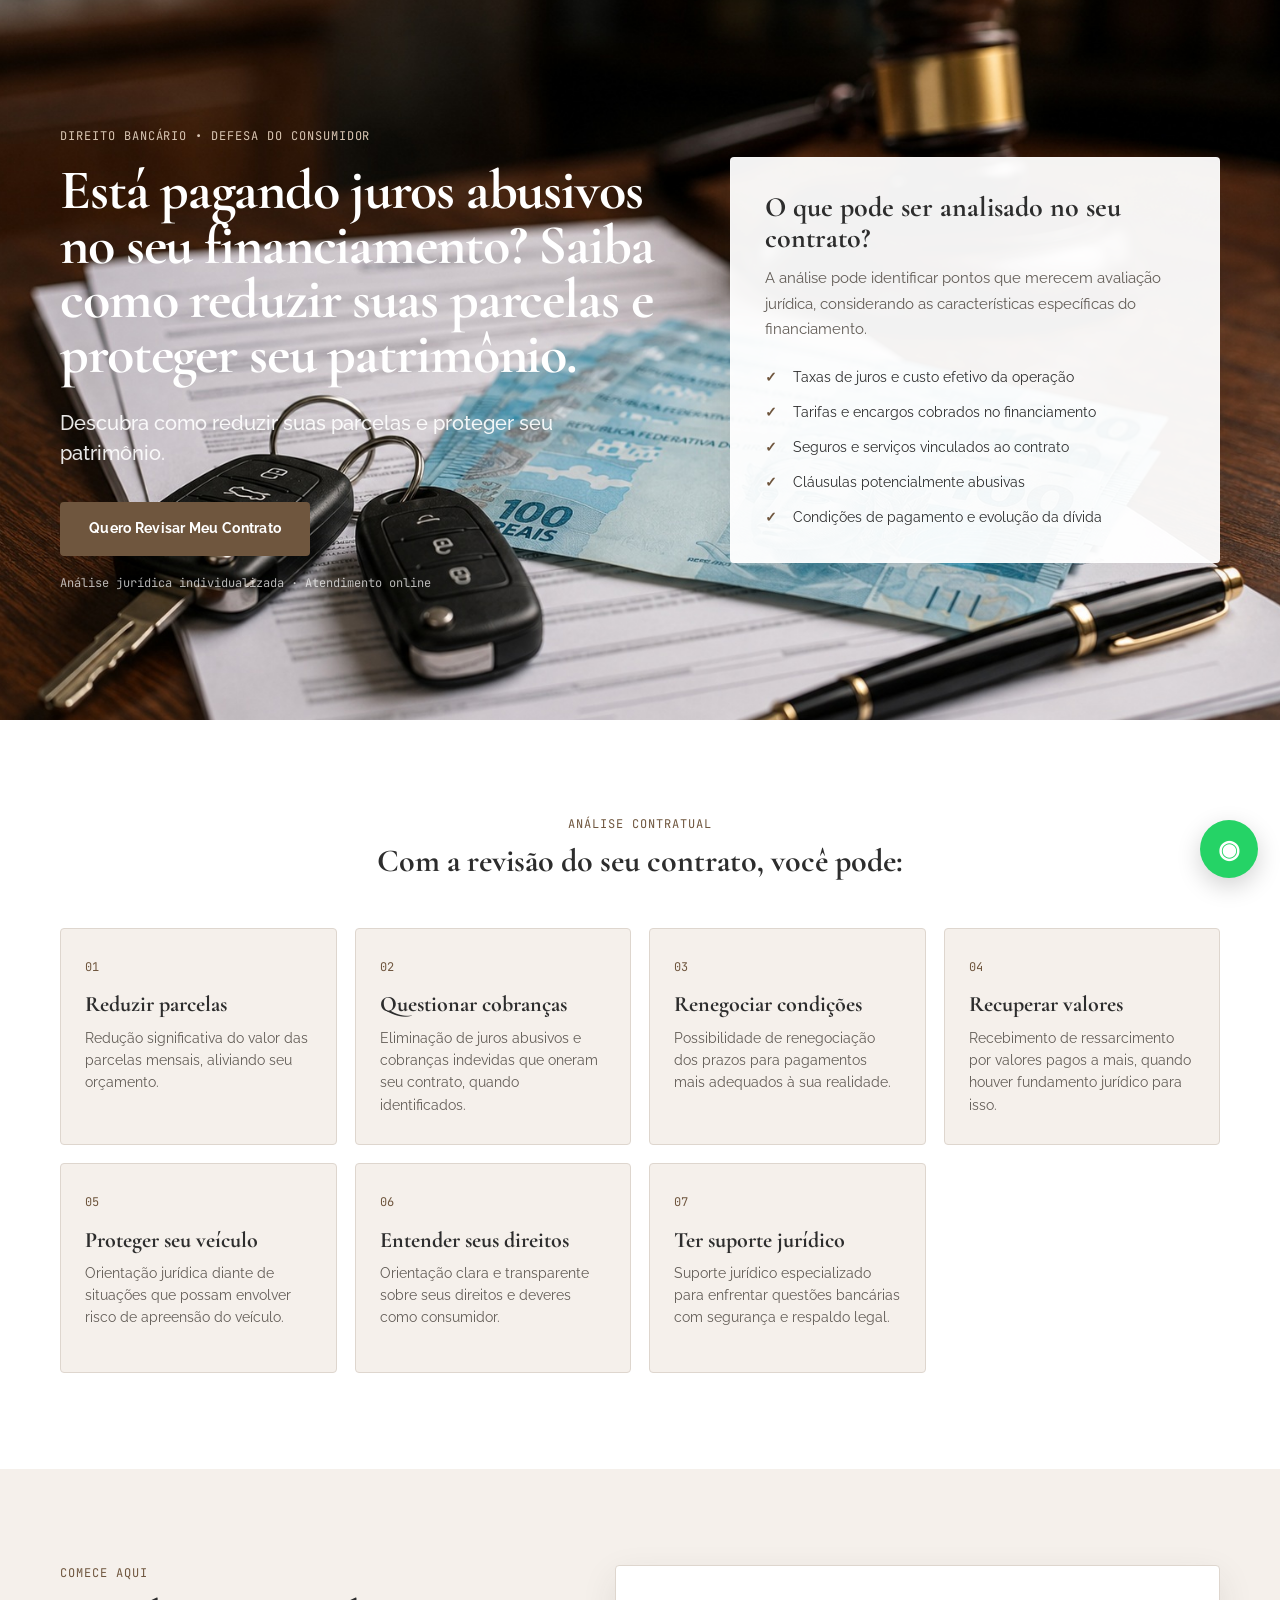
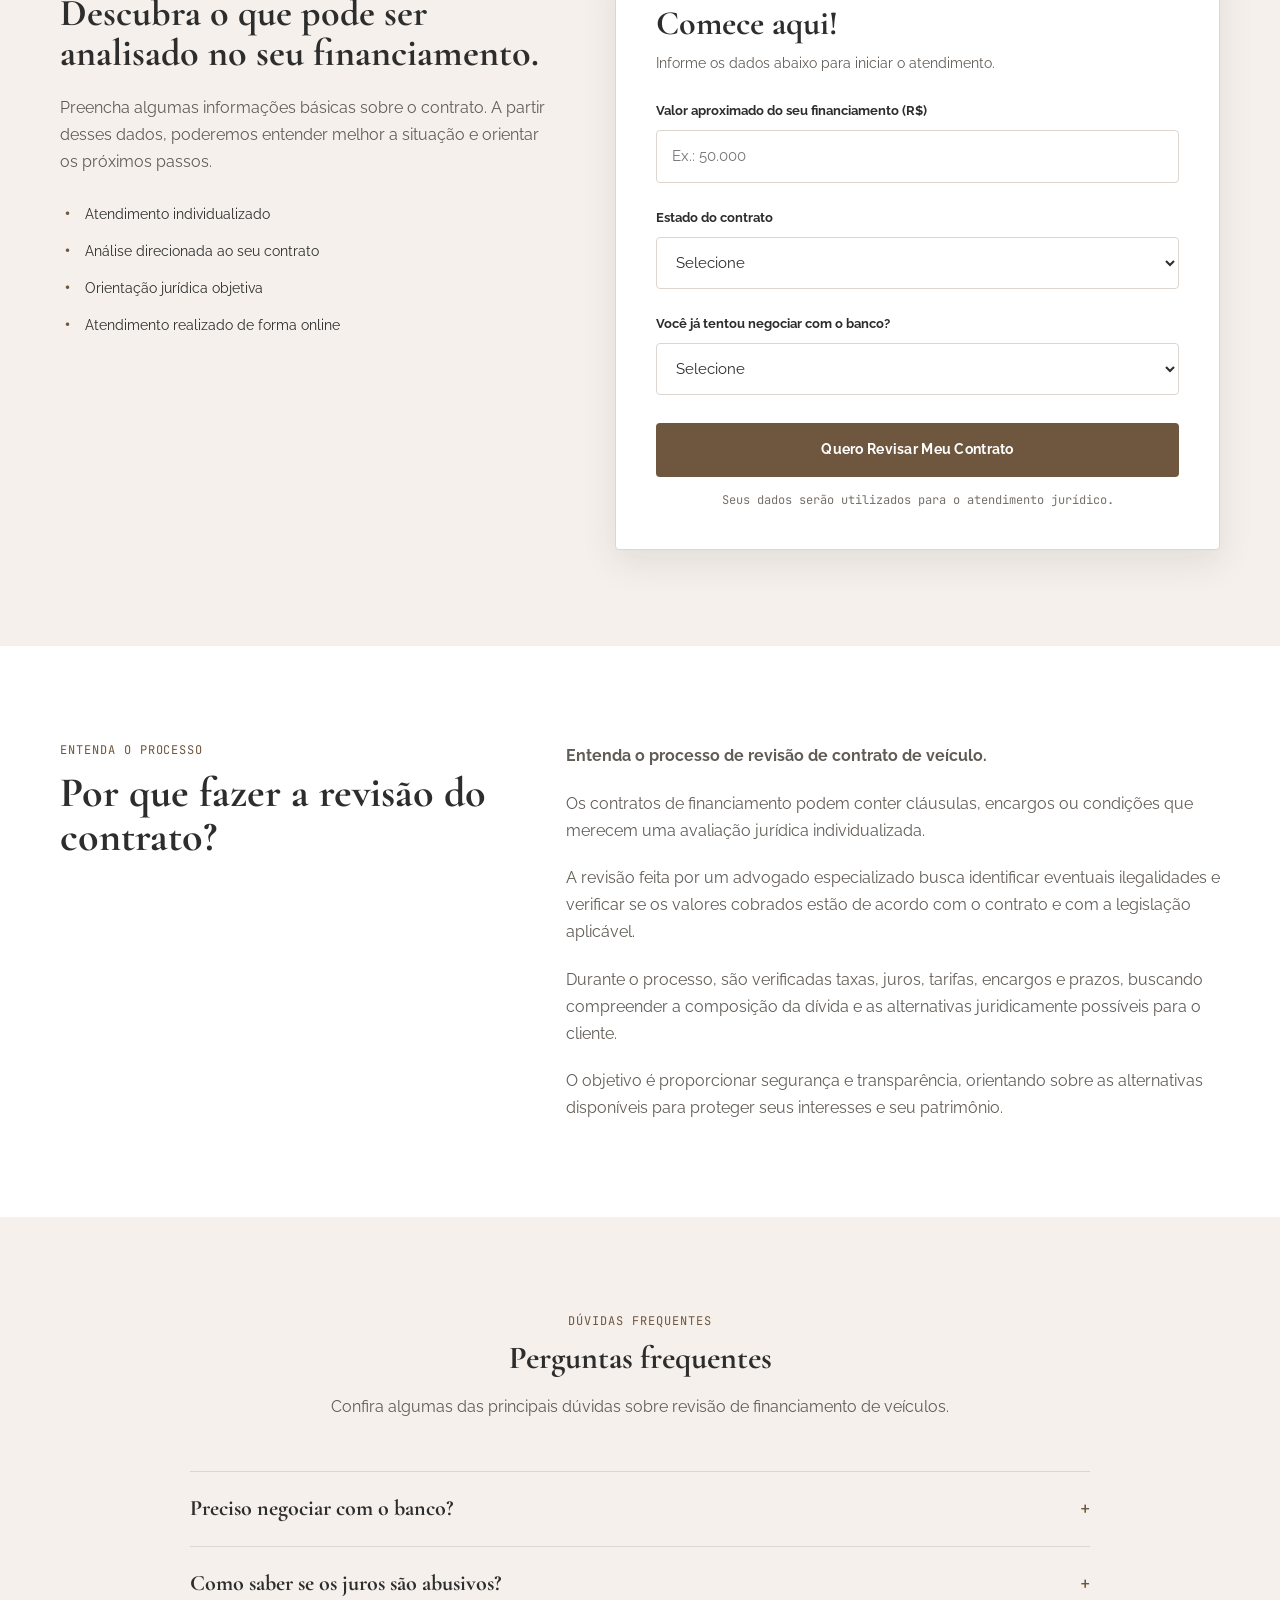
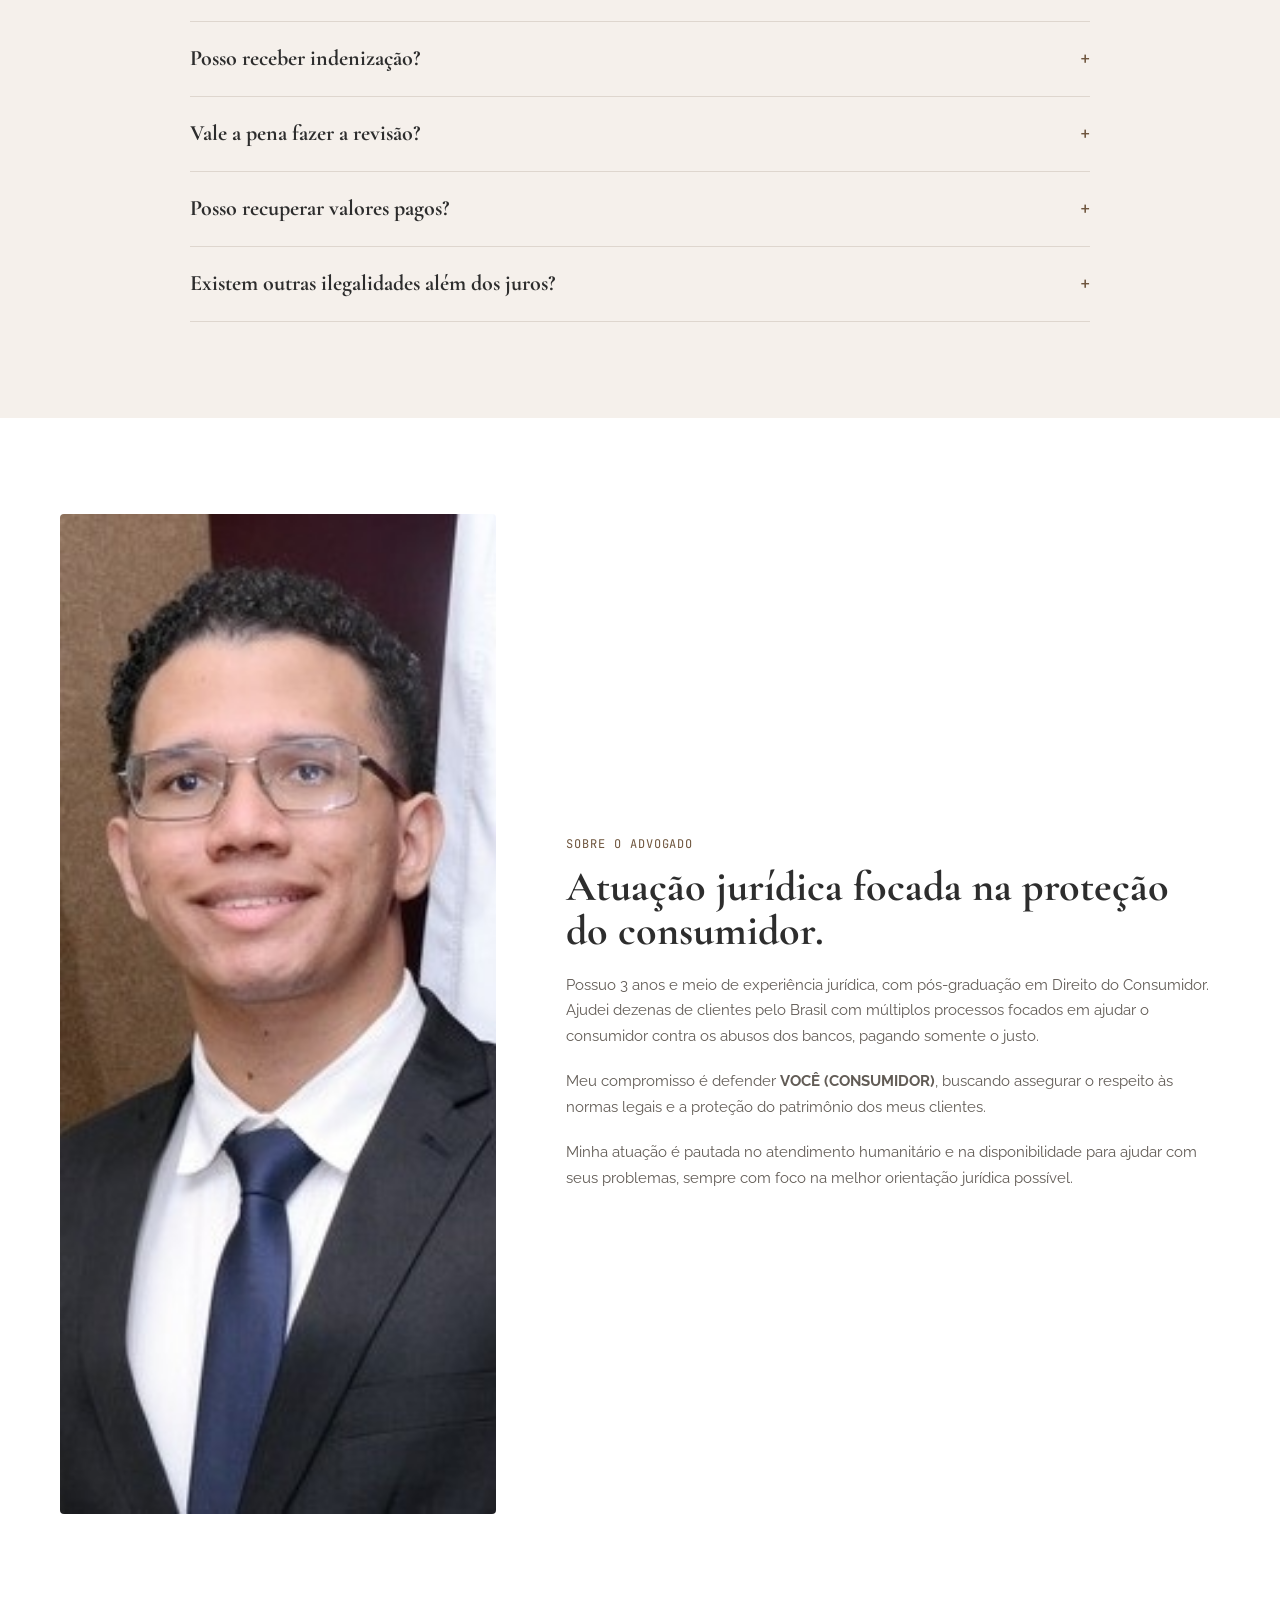
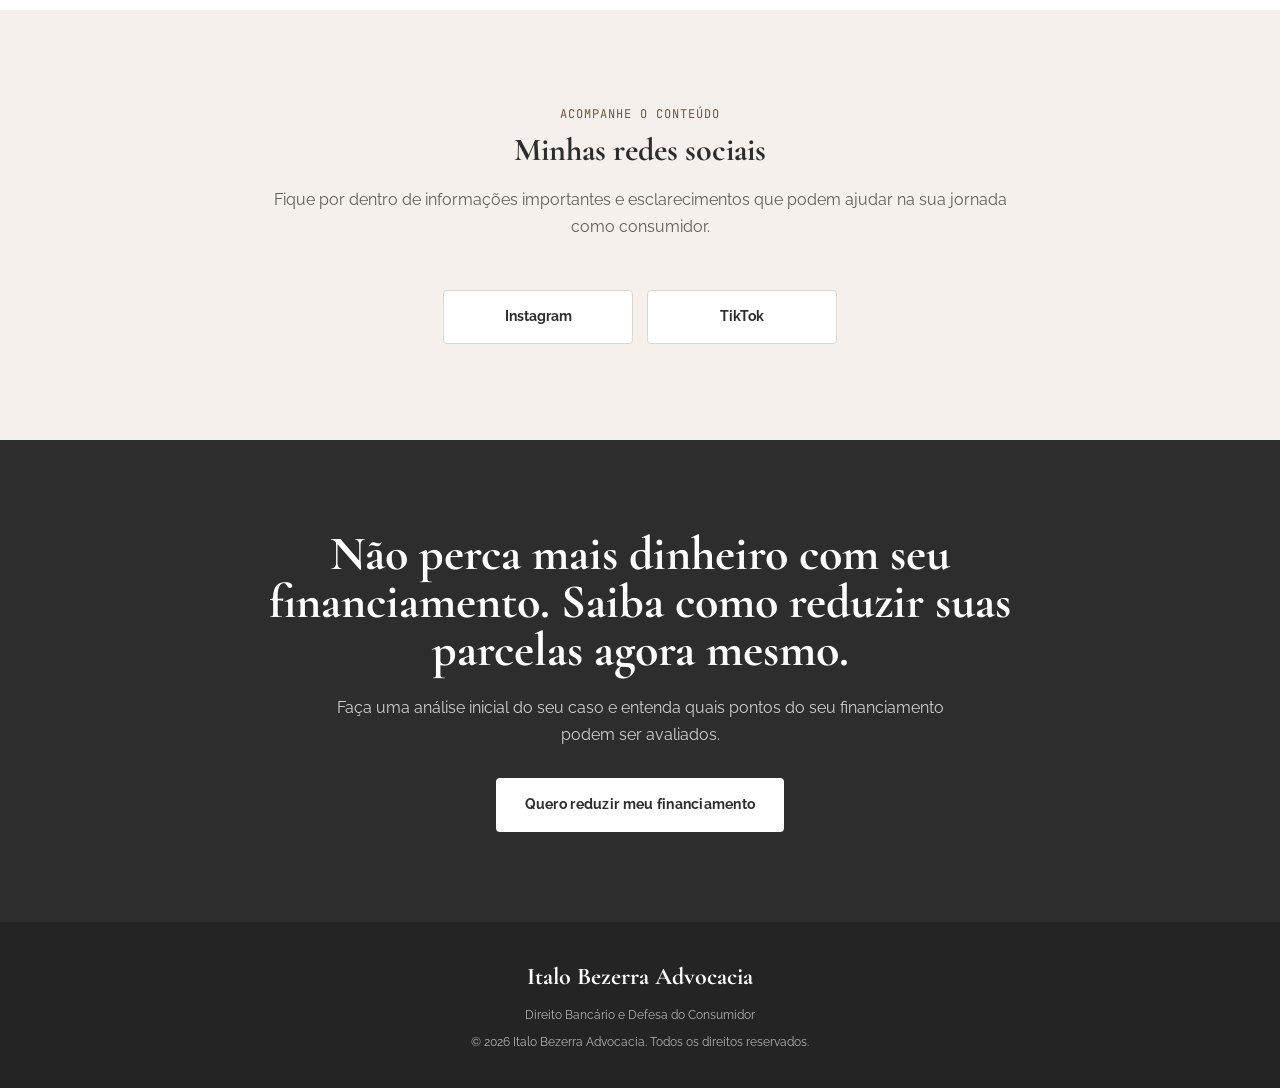
<file: financiamento/index.html>
<!DOCTYPE html>
<html lang="pt-BR">
<head>
  <meta charset="UTF-8">

  <meta name="viewport" content="width=device-width, initial-scale=1.0">
  <meta name="theme-color" content="#2D2D2D">

  <title>Revisão de Financiamento de Veículos | Italo Bezerra Advocacia</title>

  <meta
    name="description"
    content="Analise seu financiamento de veículo e descubra se existem juros, tarifas ou encargos que podem ser questionados. Atendimento jurídico especializado em Direito Bancário."
  >

  <meta property="og:title" content="Revisão de Financiamento de Veículos | Italo Bezerra Advocacia">
  <meta
    property="og:description"
    content="Descubra como reduzir suas parcelas e proteger seu patrimônio."
  >
  <meta property="og:type" content="website">

  <link rel="preconnect" href="https://fonts.googleapis.com">
  <link rel="preconnect" href="https://fonts.gstatic.com" crossorigin>

  <link
    href="https://fonts.googleapis.com/css2?family=Cormorant+Garamond:wght@700;900&family=JetBrains+Mono:wght@400&family=Raleway:wght@400;500;600;700&display=swap"
    rel="stylesheet"
  >

  <!-- Pré-carregamento da imagem principal para melhorar o LCP -->
  <link
    rel="preload"
    as="image"
    href="./contract-banner.jpg"
    fetchpriority="high"
  >

  <!-- Google Tag Manager -->
  <script>
    (function(w,d,s,l,i){w[l]=w[l]||[];w[l].push({'gtm.start':
    new Date().getTime(),event:'gtm.js'});var f=d.getElementsByTagName(s)[0],
    j=d.createElement(s),dl=l!='dataLayer'?'&l='+l:'';j.async=true;j.src=
    'https://www.googletagmanager.com/gtm.js?id='+i+dl;f.parentNode.insertBefore(j,f);
    })(window,document,'script','dataLayer','GTM-WGFQX7LF');
  </script>
  <!-- End Google Tag Manager -->

  <style>
    :root {
      --primary: #2D2D2D;
      --secondary: #6F563E;
      --background: #F5F0EB;

      --white: #FFFFFF;
      --text: #2D2D2D;
      --text-light: #625C56;
      --border: #DED6CE;
      --soft-brown: #E9E0D7;
      --dark-brown: #59442F;

      --display-font: "Cormorant Garamond", Georgia, serif;
      --heading-font: "Cormorant Garamond", Georgia, serif;
      --body-font: "Raleway", Arial, sans-serif;
      --mono-font: "JetBrains Mono", monospace;

      --container: 1160px;
      --radius: 4px;
      --shadow: 0 12px 35px rgba(45, 45, 45, 0.10);
    }

    * {
      box-sizing: border-box;
      margin: 0;
      padding: 0;
    }

    html {
      scroll-behavior: smooth;
    }

    body {
      background: var(--background);
      color: var(--text);
      font-family: var(--body-font);
      font-size: 16px;
      font-weight: 400;
      line-height: 1.7;
      -webkit-font-smoothing: antialiased;
      text-rendering: optimizeLegibility;
    }

    img {
      max-width: 100%;
      display: block;
    }

    a {
      color: inherit;
      text-decoration: none;
    }

    button,
    input,
    select {
      font: inherit;
    }

    button {
      cursor: pointer;
    }

    .container {
      width: min(var(--container), calc(100% - 40px));
      margin: 0 auto;
    }

    .eyebrow {
      color: var(--secondary);
      font-family: var(--mono-font);
      font-size: 12px;
      font-weight: 400;
      letter-spacing: 0.08em;
      line-height: 1.4;
      text-transform: uppercase;
    }

    .section {
      padding: 96px 0;
    }

    .section-header {
      max-width: 760px;
      margin: 0 auto 50px;
      text-align: center;
    }

    .section-title {
      margin-top: 10px;
      color: var(--primary);
      font-family: var(--heading-font);
      font-size: 32px;
      font-weight: 700;
      line-height: 1.1;
    }

    .section-subtitle {
      margin-top: 18px;
      color: var(--text-light);
      font-family: var(--body-font);
      font-size: 16px;
      font-weight: 400;
      line-height: 1.7;
    }

    /* =========================
       BOTÕES
    ========================= */

    .btn {
      display: inline-flex;
      align-items: center;
      justify-content: center;
      min-height: 54px;
      padding: 14px 28px;
      border: 1px solid transparent;
      border-radius: var(--radius);
      font-family: var(--body-font);
      font-size: 14px;
      font-weight: 700;
      letter-spacing: 0.02em;
      text-align: center;
      transition:
        transform 0.2s ease,
        background-color 0.2s ease,
        border-color 0.2s ease;
    }

    .btn:hover {
      transform: translateY(-2px);
    }

    .btn-primary {
      background: var(--secondary);
      color: var(--white);
    }

    .btn-primary:hover {
      background: var(--dark-brown);
    }

    .btn-light {
      background: var(--white);
      color: var(--primary);
    }

    .btn-light:hover {
      background: #f3eee9;
    }

    .btn-outline {
      border-color: var(--secondary);
      background: transparent;
      color: var(--secondary);
    }

    .btn-outline:hover {
      background: var(--secondary);
      color: var(--white);
    }

    /* =========================
       HERO
    ========================= */

    .hero {
      position: relative;
      isolation: isolate;
      min-height: 720px;
      display: flex;
      align-items: center;
      overflow: hidden;
      background: var(--primary);
    }

    .hero::before {
      content: "";
      position: absolute;
      inset: 0;
      z-index: -3;
      background:
        linear-gradient(
          90deg,
          rgba(45, 45, 45, 0.96) 0%,
          rgba(45, 45, 45, 0.88) 38%,
          rgba(45, 45, 45, 0.60) 72%,
          rgba(45, 45, 45, 0.48) 100%
        );
    }

    .hero::after {
      content: "";
      position: absolute;
      inset: 0;
      z-index: -2;
      background: url("./contract-banner.jpg") center / cover no-repeat;
      transform: scale(1.01);
    }

    .hero-content {
      position: relative;
      z-index: 1;
      display: grid;
      grid-template-columns: minmax(0, 1.1fr) minmax(340px, 0.9fr);
      align-items: center;
      gap: 70px;
      padding: 80px 0;
    }

    .hero-copy {
      color: var(--white);
    }

    .hero-copy .eyebrow {
      color: #D8C5B2;
      margin-bottom: 18px;
    }

    .hero-title {
      max-width: 760px;
      font-family: var(--display-font);
      font-size: 56px;
      font-weight: 900;
      line-height: 0.98;
      letter-spacing: -0.02em;
    }

    .hero-subtitle {
      max-width: 640px;
      margin-top: 26px;
      color: rgba(255,255,255,0.90);
      font-family: var(--body-font);
      font-size: 20px;
      font-weight: 500;
      line-height: 1.5;
    }

    .hero-cta {
      margin-top: 34px;
    }

    .hero-note {
      margin-top: 18px;
      color: rgba(255,255,255,0.70);
      font-family: var(--mono-font);
      font-size: 12px;
      line-height: 1.5;
    }

    .hero-card {
      padding: 34px;
      border: 1px solid rgba(255,255,255,0.18);
      border-radius: var(--radius);
      background: rgba(255,255,255,0.95);
      box-shadow: var(--shadow);
    }

    .hero-card-title {
      color: var(--primary);
      font-family: var(--heading-font);
      font-size: 28px;
      font-weight: 700;
      line-height: 1.1;
    }

    .hero-card-intro {
      margin-top: 12px;
      color: var(--text-light);
      font-size: 15px;
    }

    .hero-list {
      display: grid;
      gap: 14px;
      margin-top: 24px;
      list-style: none;
    }

    .hero-list li {
      position: relative;
      padding-left: 28px;
      color: var(--text);
      font-size: 14px;
      line-height: 1.5;
    }

    .hero-list li::before {
      content: "✓";
      position: absolute;
      left: 0;
      top: 0;
      color: var(--secondary);
      font-weight: 700;
    }

    /* =========================
       BENEFÍCIOS
    ========================= */

    .benefits {
      background: var(--white);
    }

    .benefits-grid {
      display: grid;
      grid-template-columns: repeat(4, 1fr);
      gap: 18px;
    }

    .benefit-card {
      min-height: 210px;
      padding: 28px 24px;
      border: 1px solid var(--border);
      border-radius: var(--radius);
      background: var(--background);
    }

    .benefit-number {
      color: var(--secondary);
      font-family: var(--mono-font);
      font-size: 12px;
    }

    .benefit-title {
      margin-top: 15px;
      color: var(--primary);
      font-family: var(--heading-font);
      font-size: 22px;
      font-weight: 700;
      line-height: 1.1;
    }

    .benefit-text {
      margin-top: 10px;
      color: var(--text-light);
      font-size: 14px;
      line-height: 1.6;
    }

    /* =========================
       FORMULÁRIO
    ========================= */

    .form-section {
      background: var(--background);
    }

    .form-layout {
      display: grid;
      grid-template-columns: 0.9fr 1.1fr;
      gap: 60px;
      align-items: start;
    }

    .form-intro {
      position: sticky;
      top: 30px;
    }

    .form-intro h2 {
      margin-top: 12px;
      color: var(--primary);
      font-family: var(--heading-font);
      font-size: 38px;
      font-weight: 700;
      line-height: 1.05;
    }

    .form-intro p {
      margin-top: 20px;
      color: var(--text-light);
      font-size: 16px;
    }

    .form-points {
      display: grid;
      gap: 13px;
      margin-top: 28px;
      list-style: none;
    }

    .form-points li {
      position: relative;
      padding-left: 25px;
      color: var(--text);
      font-size: 14px;
    }

    .form-points li::before {
      content: "•";
      position: absolute;
      left: 4px;
      color: var(--secondary);
      font-size: 20px;
      line-height: 1;
    }

    .form-box {
      padding: 40px;
      border: 1px solid var(--border);
      border-radius: var(--radius);
      background: var(--white);
      box-shadow: var(--shadow);
    }

    .form-box h3 {
      color: var(--primary);
      font-family: var(--heading-font);
      font-size: 34px;
      font-weight: 700;
      line-height: 1.05;
    }

    .form-box-intro {
      margin-top: 10px;
      color: var(--text-light);
      font-size: 14px;
    }

    .form-group {
      margin-top: 24px;
    }

    .form-group label {
      display: block;
      margin-bottom: 8px;
      color: var(--primary);
      font-size: 13px;
      font-weight: 700;
    }

    .form-group input,
    .form-group select {
      width: 100%;
      min-height: 52px;
      padding: 13px 15px;
      border: 1px solid var(--border);
      border-radius: var(--radius);
      outline: none;
      background: var(--white);
      color: var(--primary);
      font-size: 15px;
      transition: border-color 0.2s ease, box-shadow 0.2s ease;
    }

    .form-group input:focus,
    .form-group select:focus {
      border-color: var(--secondary);
      box-shadow: 0 0 0 3px rgba(111, 86, 62, 0.12);
    }

    .form-submit {
      width: 100%;
      margin-top: 28px;
    }

    .form-disclaimer {
      margin-top: 14px;
      color: #77706A;
      font-family: var(--mono-font);
      font-size: 12px;
      line-height: 1.5;
      text-align: center;
    }

    /* =========================
       EDUCATIVO
    ========================= */

    .education {
      background: var(--white);
    }

    .education-layout {
      display: grid;
      grid-template-columns: 0.8fr 1.2fr;
      gap: 70px;
      align-items: start;
    }

    .education-title {
      margin-top: 12px;
      color: var(--primary);
      font-family: var(--heading-font);
      font-size: 42px;
      font-weight: 700;
      line-height: 1.05;
    }

    .education-content {
      color: var(--text-light);
      font-size: 16px;
    }

    .education-content p + p {
      margin-top: 20px;
    }

    /* =========================
       FAQ
    ========================= */

    .faq {
      background: var(--background);
    }

    .faq-list {
      max-width: 900px;
      margin: 0 auto;
      border-top: 1px solid var(--border);
    }

    .faq-item {
      border-bottom: 1px solid var(--border);
    }

    .faq-question {
      display: flex;
      align-items: center;
      justify-content: space-between;
      gap: 20px;
      width: 100%;
      padding: 22px 0;
      border: 0;
      background: transparent;
      color: var(--primary);
      font-family: var(--heading-font);
      font-size: 22px;
      font-weight: 700;
      line-height: 1.2;
      text-align: left;
    }

    .faq-question::after {
      content: "+";
      flex: 0 0 auto;
      color: var(--secondary);
      font-family: var(--body-font);
      font-size: 25px;
      font-weight: 400;
    }

    .faq-item[open] .faq-question::after {
      content: "−";
    }

    .faq-answer {
      max-width: 850px;
      padding: 0 50px 24px 0;
      color: var(--text-light);
      font-size: 15px;
    }

    /* =========================
       SOBRE
    ========================= */

    .about {
      background: var(--white);
    }

    .about-layout {
      display: grid;
      grid-template-columns: 0.8fr 1.2fr;
      gap: 70px;
      align-items: center;
    }

    .about-image {
      width: 100%;
      aspect-ratio: 4 / 5;
      object-fit: cover;
      object-position: center;
      border-radius: var(--radius);
    }

    .about-copy h2 {
      margin-top: 12px;
      color: var(--primary);
      font-family: var(--heading-font);
      font-size: 42px;
      font-weight: 700;
      line-height: 1.05;
    }

    .about-copy p {
      margin-top: 20px;
      color: var(--text-light);
      font-size: 15px;
    }

    /* =========================
       REDES SOCIAIS
    ========================= */

    .social {
      background: var(--background);
    }

    .social-grid {
      display: flex;
      flex-wrap: wrap;
      justify-content: center;
      gap: 14px;
      margin-top: 35px;
    }

    .social-link {
      display: inline-flex;
      align-items: center;
      justify-content: center;
      min-width: 190px;
      padding: 14px 20px;
      border: 1px solid var(--border);
      border-radius: var(--radius);
      background: var(--white);
      color: var(--primary);
      font-size: 14px;
      font-weight: 700;
      transition: transform 0.2s ease, border-color 0.2s ease;
    }

    .social-link:hover {
      transform: translateY(-2px);
      border-color: var(--secondary);
    }

    /* =========================
       CTA FINAL
    ========================= */

    .final-cta {
      padding: 90px 0;
      background: var(--primary);
      color: var(--white);
      text-align: center;
    }

    .final-cta h2 {
      max-width: 800px;
      margin: 0 auto;
      font-family: var(--display-font);
      font-size: 48px;
      font-weight: 900;
      line-height: 1;
    }

    .final-cta p {
      max-width: 650px;
      margin: 20px auto 30px;
      color: rgba(255,255,255,0.78);
      font-size: 16px;
    }

    /* =========================
       FOOTER
    ========================= */

    footer {
      padding: 35px 0;
      background: #242424;
      color: rgba(255,255,255,0.65);
      text-align: center;
    }

    .footer-name {
      color: var(--white);
      font-family: var(--heading-font);
      font-size: 24px;
      font-weight: 700;
    }

    .footer-text {
      margin-top: 7px;
      font-size: 12px;
    }

    /* =========================
       WHATSAPP FLUTUANTE
    ========================= */

    .whatsapp-float {
      position: fixed;
      right: 22px;
      bottom: 22px;
      z-index: 50;
      display: flex;
      align-items: center;
      justify-content: center;
      width: 58px;
      height: 58px;
      border-radius: 50%;
      background: #25D366;
      color: var(--white);
      box-shadow: 0 8px 24px rgba(0,0,0,0.18);
      font-size: 25px;
      font-weight: 700;
      transition: transform 0.2s ease;
    }

    .whatsapp-float:hover {
      transform: scale(1.05);
    }

    .sr-only {
      position: absolute;
      width: 1px;
      height: 1px;
      padding: 0;
      margin: -1px;
      overflow: hidden;
      clip: rect(0,0,0,0);
      white-space: nowrap;
      border: 0;
    }

    /* =========================
       RESPONSIVO
    ========================= */

    @media (max-width: 1050px) {
      .hero-content {
        grid-template-columns: 1fr;
        gap: 45px;
      }

      .hero-card {
        max-width: 650px;
      }

      .benefits-grid {
        grid-template-columns: repeat(2, 1fr);
      }

      .form-layout,
      .education-layout,
      .about-layout {
        grid-template-columns: 1fr;
        gap: 45px;
      }

      .form-intro {
        position: static;
      }

      .about-image {
        max-width: 500px;
      }
    }

    @media (max-width: 700px) {
      .container {
        width: min(100% - 28px, var(--container));
      }

      .section {
        padding: 70px 0;
      }

      .hero {
        min-height: auto;
      }

      .hero-content {
        padding: 65px 0;
      }

      .hero-title {
        font-size: 43px;
      }

      .hero-subtitle {
        font-size: 18px;
      }

      .hero-card {
        padding: 27px;
      }

      .benefits-grid {
        grid-template-columns: 1fr;
      }

      .form-box {
        padding: 28px 22px;
      }

      .form-intro h2,
      .education-title,
      .about-copy h2 {
        font-size: 35px;
      }

      .final-cta h2 {
        font-size: 40px;
      }

      .faq-question {
        font-size: 20px;
      }

      .social-grid {
        flex-direction: column;
      }

      .social-link {
        width: 100%;
      }

      .whatsapp-float {
        right: 15px;
        bottom: 15px;
      }
    }

    @media (max-width: 430px) {
      .hero-title {
        font-size: 39px;
      }

      .hero-card-title {
        font-size: 25px;
      }

      .final-cta h2 {
        font-size: 36px;
      }
    }

    @media (prefers-reduced-motion: reduce) {
      html {
        scroll-behavior: auto;
      }

      *,
      *::before,
      *::after {
        transition: none !important;
      }
    }
  </style>
</head>

<body>

  <!-- Google Tag Manager (noscript) -->
  <noscript>
    <iframe
      src="https://www.googletagmanager.com/ns.html?id=GTM-WGFQX7LF"
      height="0"
      width="0"
      style="display:none;visibility:hidden"
      title="Google Tag Manager"
    ></iframe>
  </noscript>
  <!-- End Google Tag Manager (noscript) -->

  <main>

    <!-- =========================
         HERO
    ========================== -->

    <section class="hero">
      <div class="container hero-content">

        <div class="hero-copy">
          <div class="eyebrow">
            Direito Bancário • Defesa do Consumidor
          </div>

          <h1 class="hero-title">
            Está pagando juros abusivos no seu financiamento?
            Saiba como reduzir suas parcelas e proteger seu patrimônio.
          </h1>

          <p class="hero-subtitle">
            Descubra como reduzir suas parcelas e proteger seu patrimônio.
          </p>

          <div class="hero-cta">
            <a class="btn btn-primary" href="#formulario">
              Quero Revisar Meu Contrato
            </a>
          </div>

          <p class="hero-note">
            Análise jurídica individualizada · Atendimento online
          </p>
        </div>

        <div class="hero-card">
          <h2 class="hero-card-title">
            O que pode ser analisado no seu contrato?
          </h2>

          <p class="hero-card-intro">
            A análise pode identificar pontos que merecem avaliação jurídica,
            considerando as características específicas do financiamento.
          </p>

          <ul class="hero-list">
            <li>Taxas de juros e custo efetivo da operação</li>
            <li>Tarifas e encargos cobrados no financiamento</li>
            <li>Seguros e serviços vinculados ao contrato</li>
            <li>Cláusulas potencialmente abusivas</li>
            <li>Condições de pagamento e evolução da dívida</li>
          </ul>
        </div>

      </div>
    </section>


    <!-- =========================
         BENEFÍCIOS
    ========================== -->

    <section class="section benefits">
      <div class="container">

        <div class="section-header">
          <div class="eyebrow">ANÁLISE CONTRATUAL</div>

          <h2 class="section-title">
            Com a revisão do seu contrato, você pode:
          </h2>
        </div>

        <div class="benefits-grid">

          <article class="benefit-card">
            <div class="benefit-number">01</div>
            <h3 class="benefit-title">
              Reduzir parcelas
            </h3>
            <p class="benefit-text">
              Redução significativa do valor das parcelas mensais,
              aliviando seu orçamento.
            </p>
          </article>

          <article class="benefit-card">
            <div class="benefit-number">02</div>
            <h3 class="benefit-title">
              Questionar cobranças
            </h3>
            <p class="benefit-text">
              Eliminação de juros abusivos e cobranças indevidas que
              oneram seu contrato, quando identificados.
            </p>
          </article>

          <article class="benefit-card">
            <div class="benefit-number">03</div>
            <h3 class="benefit-title">
              Renegociar condições
            </h3>
            <p class="benefit-text">
              Possibilidade de renegociação dos prazos para pagamentos
              mais adequados à sua realidade.
            </p>
          </article>

          <article class="benefit-card">
            <div class="benefit-number">04</div>
            <h3 class="benefit-title">
              Recuperar valores
            </h3>
            <p class="benefit-text">
              Recebimento de ressarcimento por valores pagos a mais,
              quando houver fundamento jurídico para isso.
            </p>
          </article>

          <article class="benefit-card">
            <div class="benefit-number">05</div>
            <h3 class="benefit-title">
              Proteger seu veículo
            </h3>
            <p class="benefit-text">
              Orientação jurídica diante de situações que possam
              envolver risco de apreensão do veículo.
            </p>
          </article>

          <article class="benefit-card">
            <div class="benefit-number">06</div>
            <h3 class="benefit-title">
              Entender seus direitos
            </h3>
            <p class="benefit-text">
              Orientação clara e transparente sobre seus direitos e
              deveres como consumidor.
            </p>
          </article>

          <article class="benefit-card">
            <div class="benefit-number">07</div>
            <h3 class="benefit-title">
              Ter suporte jurídico
            </h3>
            <p class="benefit-text">
              Suporte jurídico especializado para enfrentar questões
              bancárias com segurança e respaldo legal.
            </p>
          </article>

        </div>
      </div>
    </section>


    <!-- =========================
         FORMULÁRIO
    ========================== -->

    <section class="section form-section" id="formulario">
      <div class="container form-layout">

        <div class="form-intro">
          <div class="eyebrow">COMECE AQUI</div>

          <h2>
            Descubra o que pode ser analisado no seu financiamento.
          </h2>

          <p>
            Preencha algumas informações básicas sobre o contrato.
            A partir desses dados, poderemos entender melhor a situação
            e orientar os próximos passos.
          </p>

          <ul class="form-points">
            <li>Atendimento individualizado</li>
            <li>Análise direcionada ao seu contrato</li>
            <li>Orientação jurídica objetiva</li>
            <li>Atendimento realizado de forma online</li>
          </ul>
        </div>

        <div class="form-box">

          <h3>Comece aqui!</h3>

          <p class="form-box-intro">
            Informe os dados abaixo para iniciar o atendimento.
          </p>

          <form id="financiamentoForm">

            <div class="form-group">
              <label for="valor">
                Valor aproximado do seu financiamento (R$)
              </label>

              <input
                type="number"
                id="valor"
                name="valor"
                inputmode="decimal"
                min="0"
                step="0.01"
                placeholder="Ex.: 50.000"
                required
              >
            </div>

            <div class="form-group">
              <label for="estado">
                Estado do contrato
              </label>

              <select id="estado" name="estado" required>
                <option value="">Selecione</option>
                <option value="Em dia">Em dia</option>
                <option value="Atrasado">Atrasado</option>
                <option value="Negativado">Negativado</option>
              </select>
            </div>

            <div class="form-group">
              <label for="negociou">
                Você já tentou negociar com o banco?
              </label>

              <select id="negociou" name="negociou" required>
                <option value="">Selecione</option>
                <option value="Sim">Sim</option>
                <option value="Não">Não</option>
              </select>
            </div>

            <button
              type="submit"
              class="btn btn-primary form-submit"
            >
              Quero Revisar Meu Contrato
            </button>

            <p class="form-disclaimer">
              Seus dados serão utilizados para o atendimento jurídico.
            </p>

          </form>
        </div>

      </div>
    </section>


    <!-- =========================
         EDUCATIVO
    ========================== -->

    <section class="section education">
      <div class="container education-layout">

        <div>
          <div class="eyebrow">ENTENDA O PROCESSO</div>

          <h2 class="education-title">
            Por que fazer a revisão do contrato?
          </h2>
        </div>

        <div class="education-content">

          <p>
            <strong>
              Entenda o processo de revisão de contrato de veículo.
            </strong>
          </p>

          <p>
            Os contratos de financiamento podem conter cláusulas, encargos
            ou condições que merecem uma avaliação jurídica individualizada.
          </p>

          <p>
            A revisão feita por um advogado especializado busca identificar
            eventuais ilegalidades e verificar se os valores cobrados estão
            de acordo com o contrato e com a legislação aplicável.
          </p>

          <p>
            Durante o processo, são verificadas taxas, juros, tarifas,
            encargos e prazos, buscando compreender a composição da dívida
            e as alternativas juridicamente possíveis para o cliente.
          </p>

          <p>
            O objetivo é proporcionar segurança e transparência, orientando
            sobre as alternativas disponíveis para proteger seus interesses
            e seu patrimônio.
          </p>

        </div>

      </div>
    </section>


    <!-- =========================
         FAQ
    ========================== -->

    <section class="section faq">
      <div class="container">

        <div class="section-header">
          <div class="eyebrow">DÚVIDAS FREQUENTES</div>

          <h2 class="section-title">
            Perguntas frequentes
          </h2>

          <p class="section-subtitle">
            Confira algumas das principais dúvidas sobre revisão
            de financiamento de veículos.
          </p>
        </div>

        <div class="faq-list">

          <details class="faq-item">
            <summary class="faq-question">
              Preciso negociar com o banco?
            </summary>

            <div class="faq-answer">
              Não. O ideal é que a negociação seja feita por um advogado
              especializado, capaz de identificar cláusulas abusivas e
              buscar a melhor solução para o caso.
            </div>
          </details>

          <details class="faq-item">
            <summary class="faq-question">
              Como saber se os juros são abusivos?
            </summary>

            <div class="faq-answer">
              Somente com a análise do contrato. Em muitos casos, os juros
              e encargos cobrados podem ultrapassar parâmetros considerados
              razoáveis para a operação, mas a análise depende das
              características concretas do contrato.
            </div>
          </details>

          <details class="faq-item">
            <summary class="faq-question">
              Posso receber indenização?
            </summary>

            <div class="faq-answer">
              Sim, dependendo do caso. Cobranças indevidas, negativação
              irregular e outros prejuízos podem gerar direito à indenização,
              conforme as circunstâncias e as provas disponíveis.
            </div>
          </details>

          <details class="faq-item">
            <summary class="faq-question">
              Vale a pena fazer a revisão?
            </summary>

            <div class="faq-answer">
              A análise permite verificar se existem cláusulas, encargos
              ou cobranças que possam ser questionados juridicamente.
              A viabilidade de uma medida depende das características
              específicas de cada contrato.
            </div>
          </details>

          <details class="faq-item">
            <summary class="faq-question">
              Posso recuperar valores pagos?
            </summary>

            <div class="faq-answer">
              Sim. Se forem identificadas cobranças ilegais, pode ser
              possível pedir a devolução dos valores pagos indevidamente,
              conforme o caso concreto.
            </div>
          </details>

          <details class="faq-item">
            <summary class="faq-question">
              Existem outras ilegalidades além dos juros?
            </summary>

            <div class="faq-answer">
              Sim. O contrato pode conter tarifas indevidas, seguros não
              autorizados, encargos excessivos e outras cláusulas que
              mereçam avaliação jurídica.
            </div>
          </details>

        </div>
      </div>
    </section>


    <!-- =========================
         SOBRE O ADVOGADO
    ========================== -->

    <section class="section about">
      <div class="container about-layout">

        <div>
          <img
            class="about-image"
            src="./lawyer-hero.jpg"
            alt="Italo Bezerra, advogado"
            width="800"
            height="1000"
            loading="lazy"
            decoding="async"
          >
        </div>

        <div class="about-copy">

          <div class="eyebrow">
            SOBRE O ADVOGADO
          </div>

          <h2>
            Atuação jurídica focada na proteção do consumidor.
          </h2>

          <p>
            Possuo 3 anos e meio de experiência jurídica, com
            pós-graduação em Direito do Consumidor. Ajudei dezenas
            de clientes pelo Brasil com múltiplos processos focados
            em ajudar o consumidor contra os abusos dos bancos,
            pagando somente o justo.
          </p>

          <p>
            Meu compromisso é defender <strong>VOCÊ (CONSUMIDOR)</strong>,
            buscando assegurar o respeito às normas legais e a proteção
            do patrimônio dos meus clientes.
          </p>

          <p>
            Minha atuação é pautada no atendimento humanitário e na
            disponibilidade para ajudar com seus problemas, sempre com
            foco na melhor orientação jurídica possível.
          </p>

        </div>

      </div>
    </section>


    <!-- =========================
         REDES SOCIAIS
    ========================== -->

    <section class="section social">
      <div class="container">

        <div class="section-header">
          <div class="eyebrow">ACOMPANHE O CONTEÚDO</div>

          <h2 class="section-title">
            Minhas redes sociais
          </h2>

          <p class="section-subtitle">
            Fique por dentro de informações importantes e esclarecimentos
            que podem ajudar na sua jornada como consumidor.
          </p>
        </div>

        <div class="social-grid">

          <a
            class="social-link"
            href="https://www.instagram.com/italobezerraadvogado/"
            target="_blank"
            rel="noopener noreferrer"
          >
            Instagram
          </a>

          <a
            class="social-link"
            href="https://www.tiktok.com/@italobezerra.advogado"
            target="_blank"
            rel="noopener noreferrer"
          >
            TikTok
          </a>

        </div>

      </div>
    </section>


    <!-- =========================
         CTA FINAL
    ========================== -->

    <section class="final-cta">

      <div class="container">

        <h2>
          Não perca mais dinheiro com seu financiamento.
          Saiba como reduzir suas parcelas agora mesmo.
        </h2>

        <p>
          Faça uma análise inicial do seu caso e entenda quais
          pontos do seu financiamento podem ser avaliados.
        </p>

        <a
          class="btn btn-light"
          href="#formulario"
        >
          Quero reduzir meu financiamento
        </a>

      </div>

    </section>

  </main>


  <!-- =========================
       FOOTER
  ========================== -->

  <footer>

    <div class="container">

      <div class="footer-name">
        Italo Bezerra Advocacia
      </div>

      <p class="footer-text">
        Direito Bancário e Defesa do Consumidor
      </p>

      <p class="footer-text">
        © <span id="currentYear"></span> Italo Bezerra Advocacia.
        Todos os direitos reservados.
      </p>

    </div>

  </footer>


  <!-- =========================
       WHATSAPP FLUTUANTE
  ========================== -->

  <a
    class="whatsapp-float"
    href="https://wa.me/5586999765214"
    target="_blank"
    rel="noopener noreferrer"
    aria-label="Falar com Italo Bezerra pelo WhatsApp"
  >
    <span aria-hidden="true">◉</span>
  </a>


  <script>
    // Ano automático do rodapé
    document.getElementById("currentYear").textContent =
      new Date().getFullYear();


    // Formulário → WhatsApp
    document
      .getElementById("financiamentoForm")
      .addEventListener("submit", function (event) {

        event.preventDefault();

        const valor = document
          .getElementById("valor")
          .value;

        const estado = document
          .getElementById("estado")
          .value;

        const negociou = document
          .getElementById("negociou")
          .value;

        const mensagem =
          "Olá! Gostaria de uma análise do meu financiamento.%0A%0A" +
          "Valor aproximado do financiamento: R$ " +
          encodeURIComponent(valor) +
          "%0A" +
          "Estado do contrato: " +
          encodeURIComponent(estado) +
          "%0A" +
          "Já tentei negociar com o banco: " +
          encodeURIComponent(negociou);

        const whatsappUrl =
          "https://wa.me/5586999765214?text=" + mensagem;

        window.open(
          whatsappUrl,
          "_blank",
          "noopener,noreferrer"
        );
      });
  </script>

</body>
</html>
</file>
